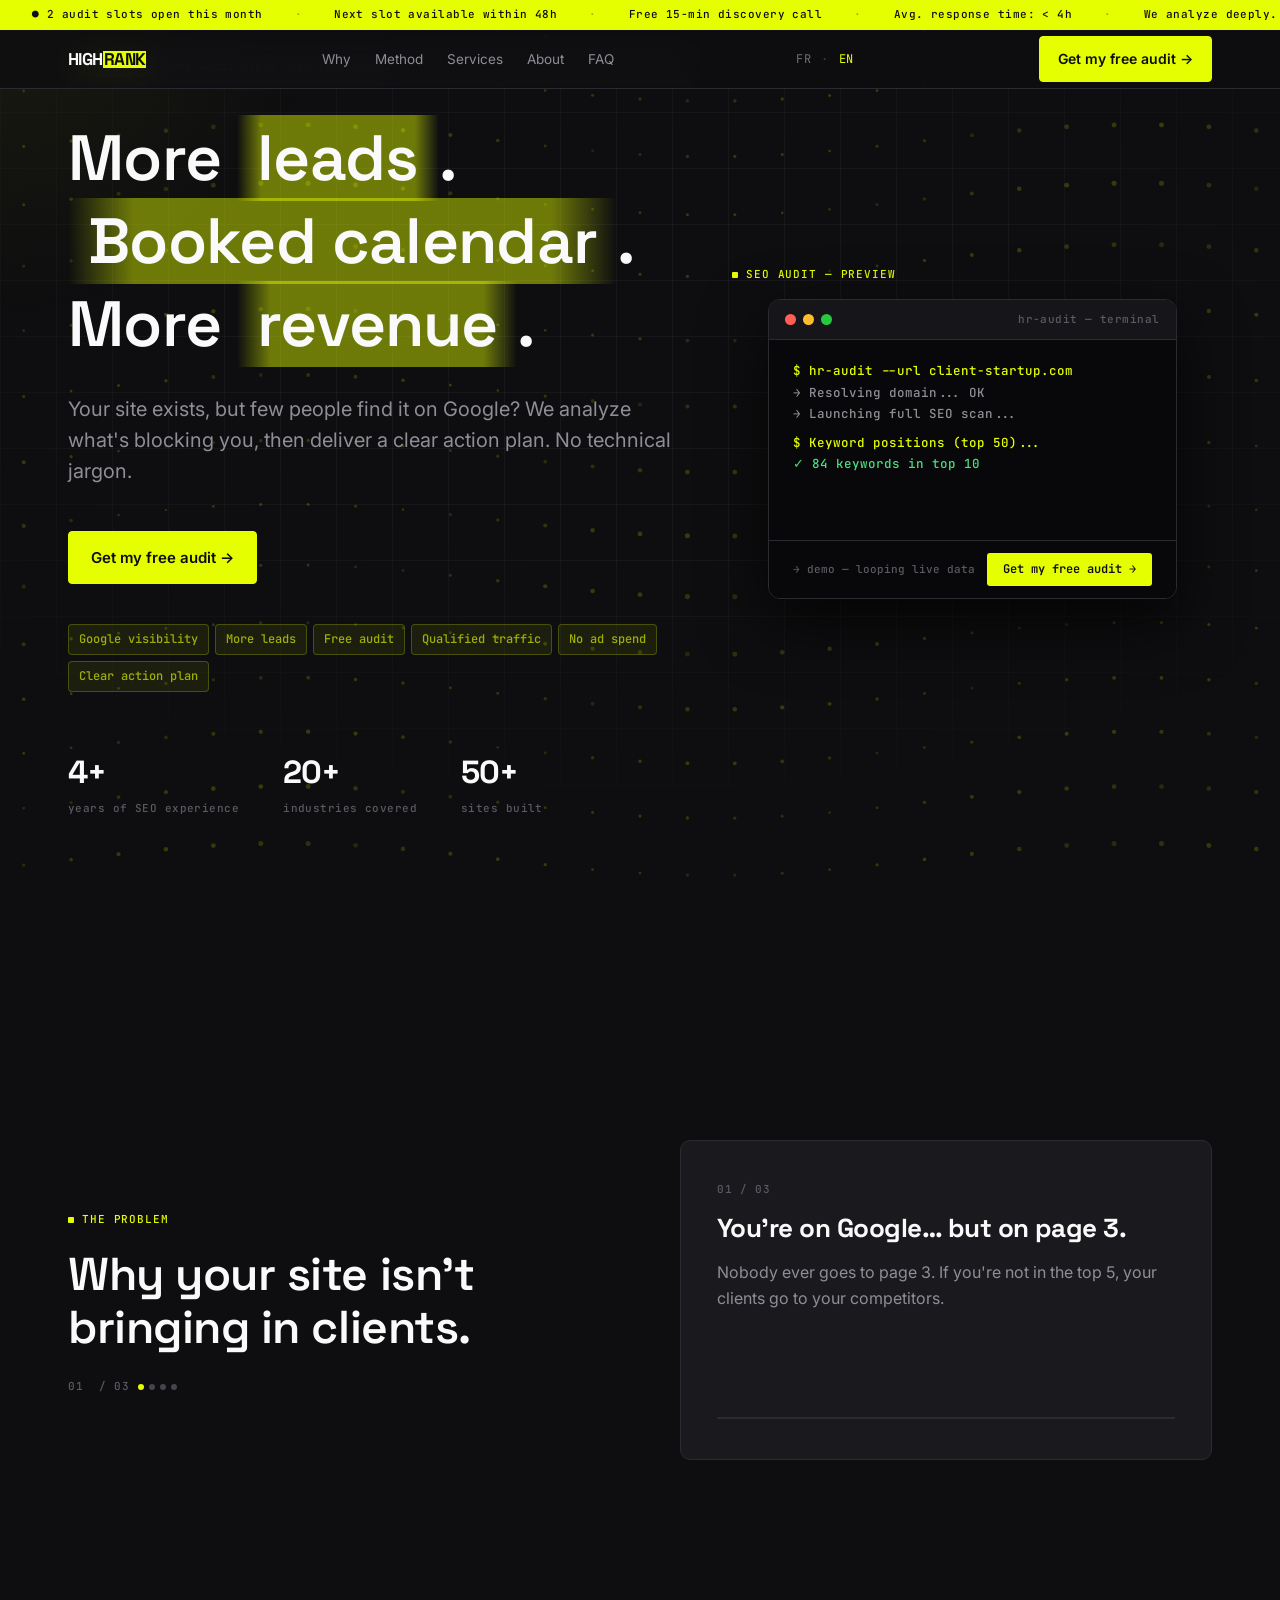
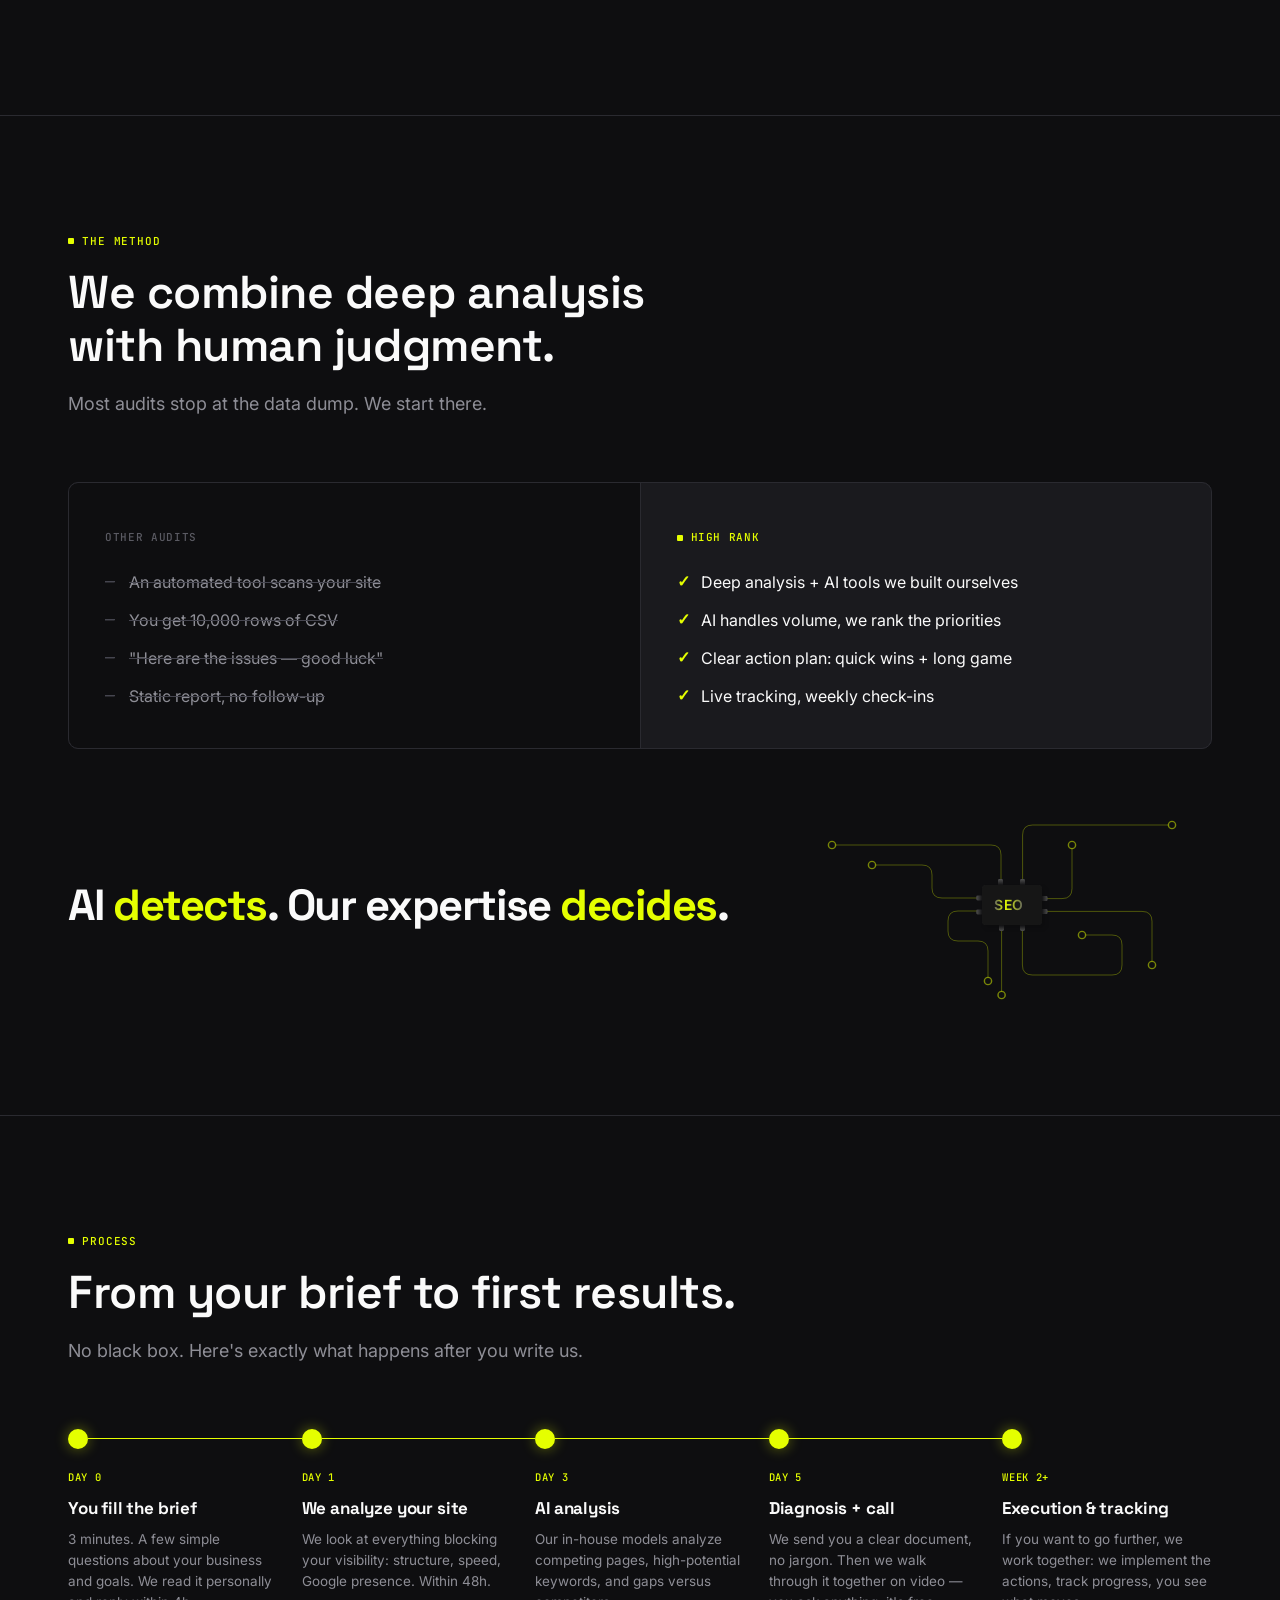
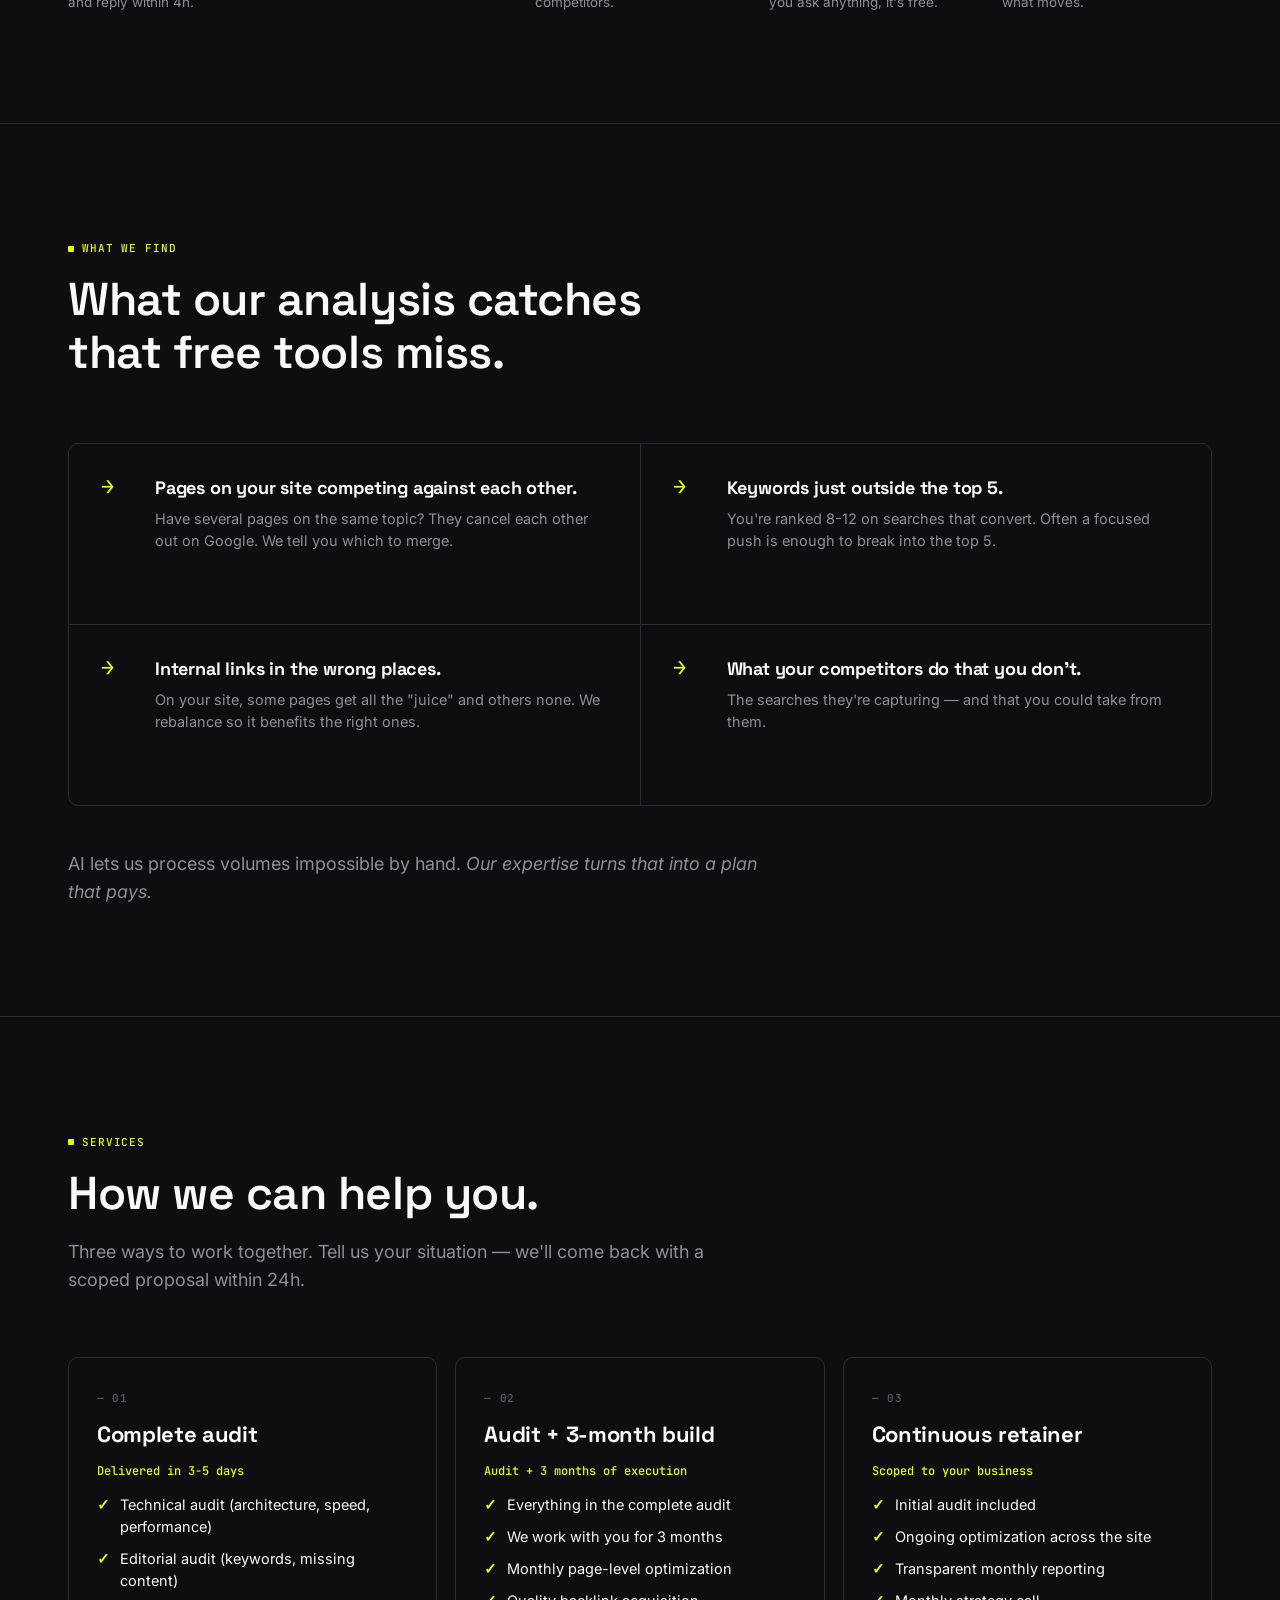
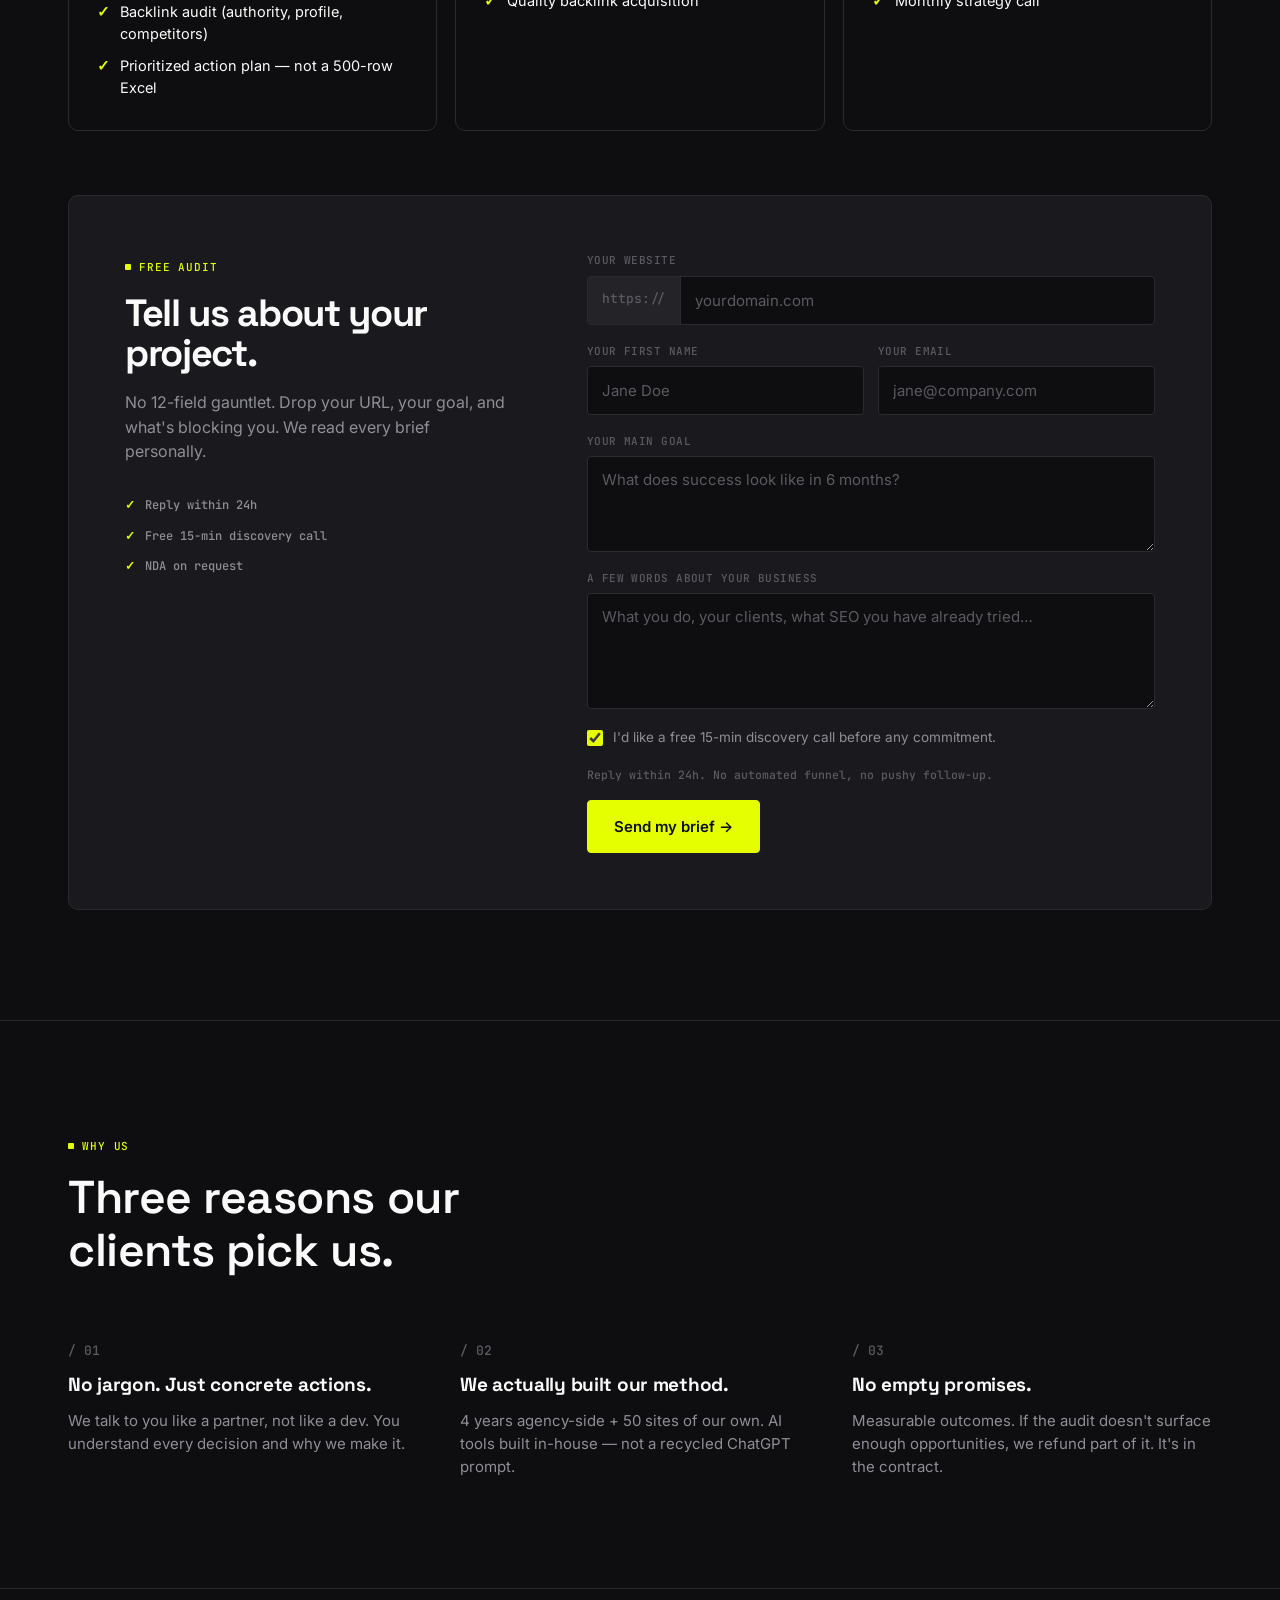
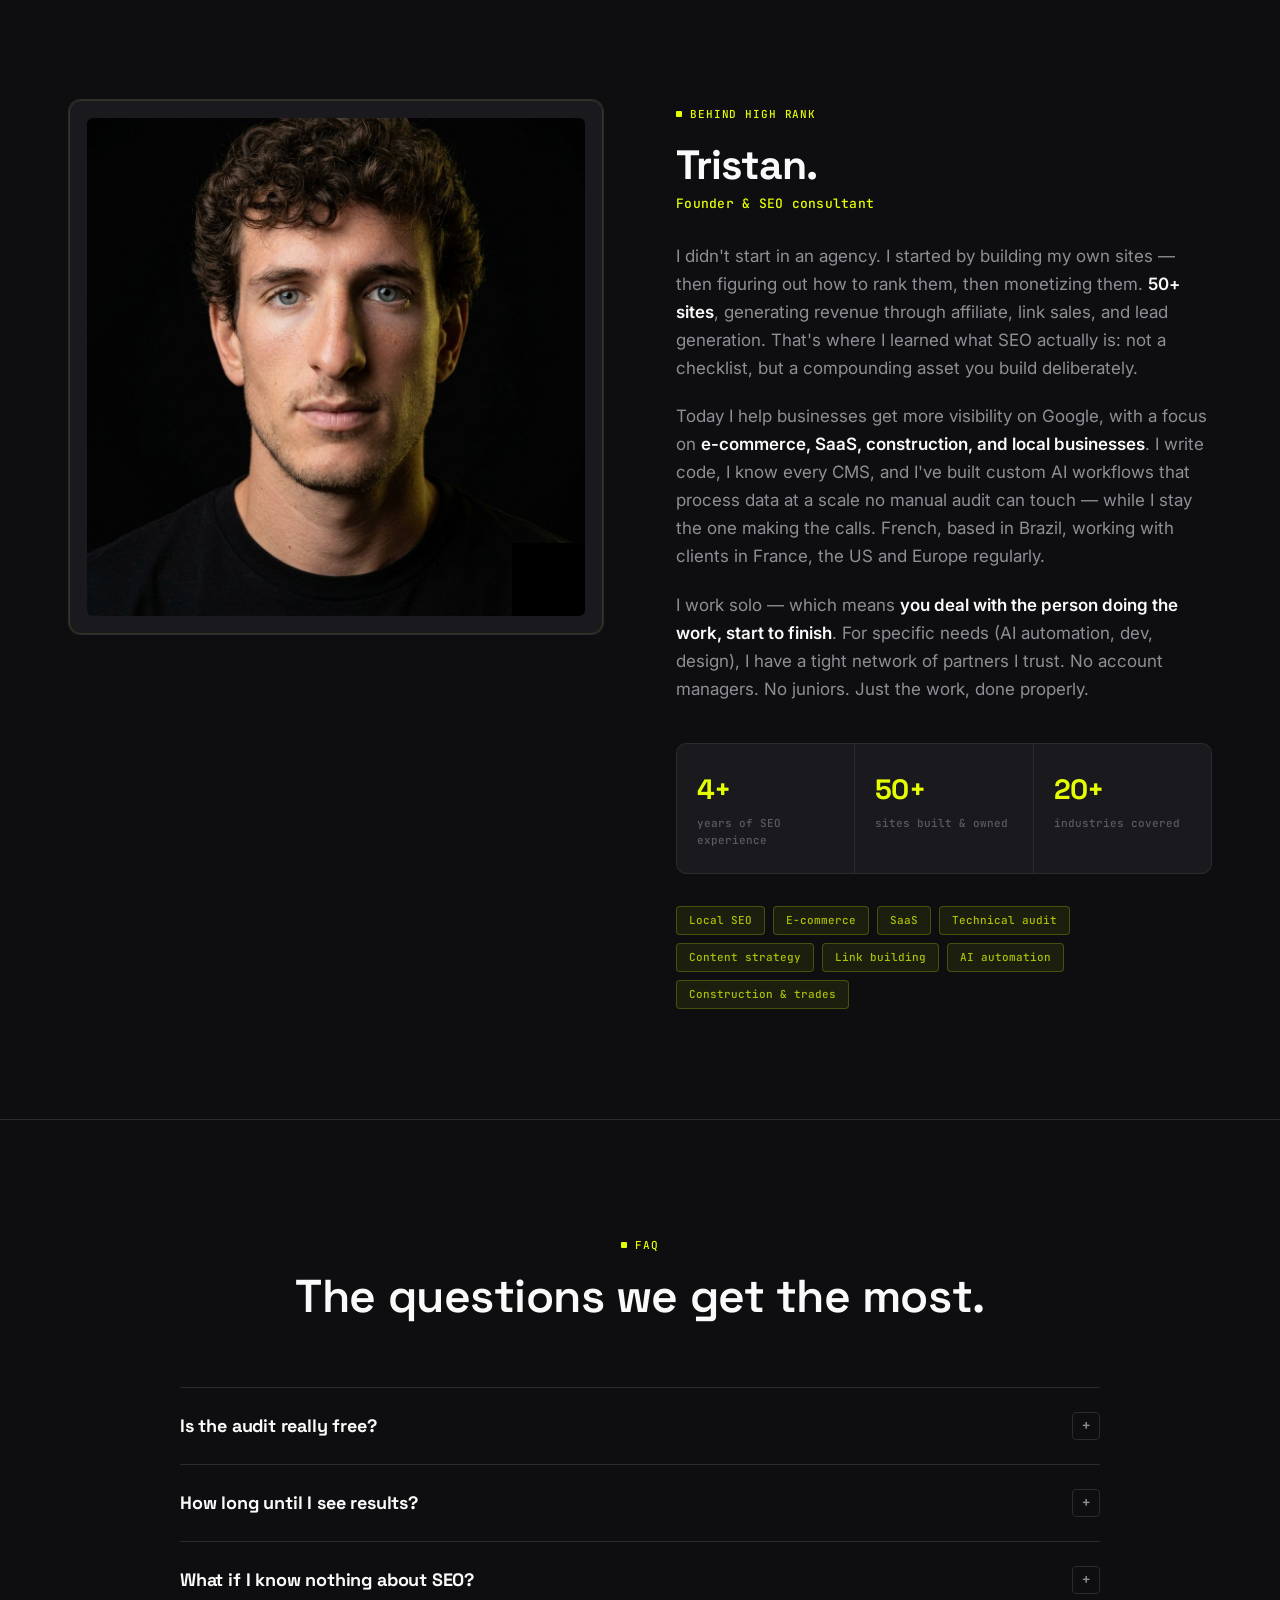
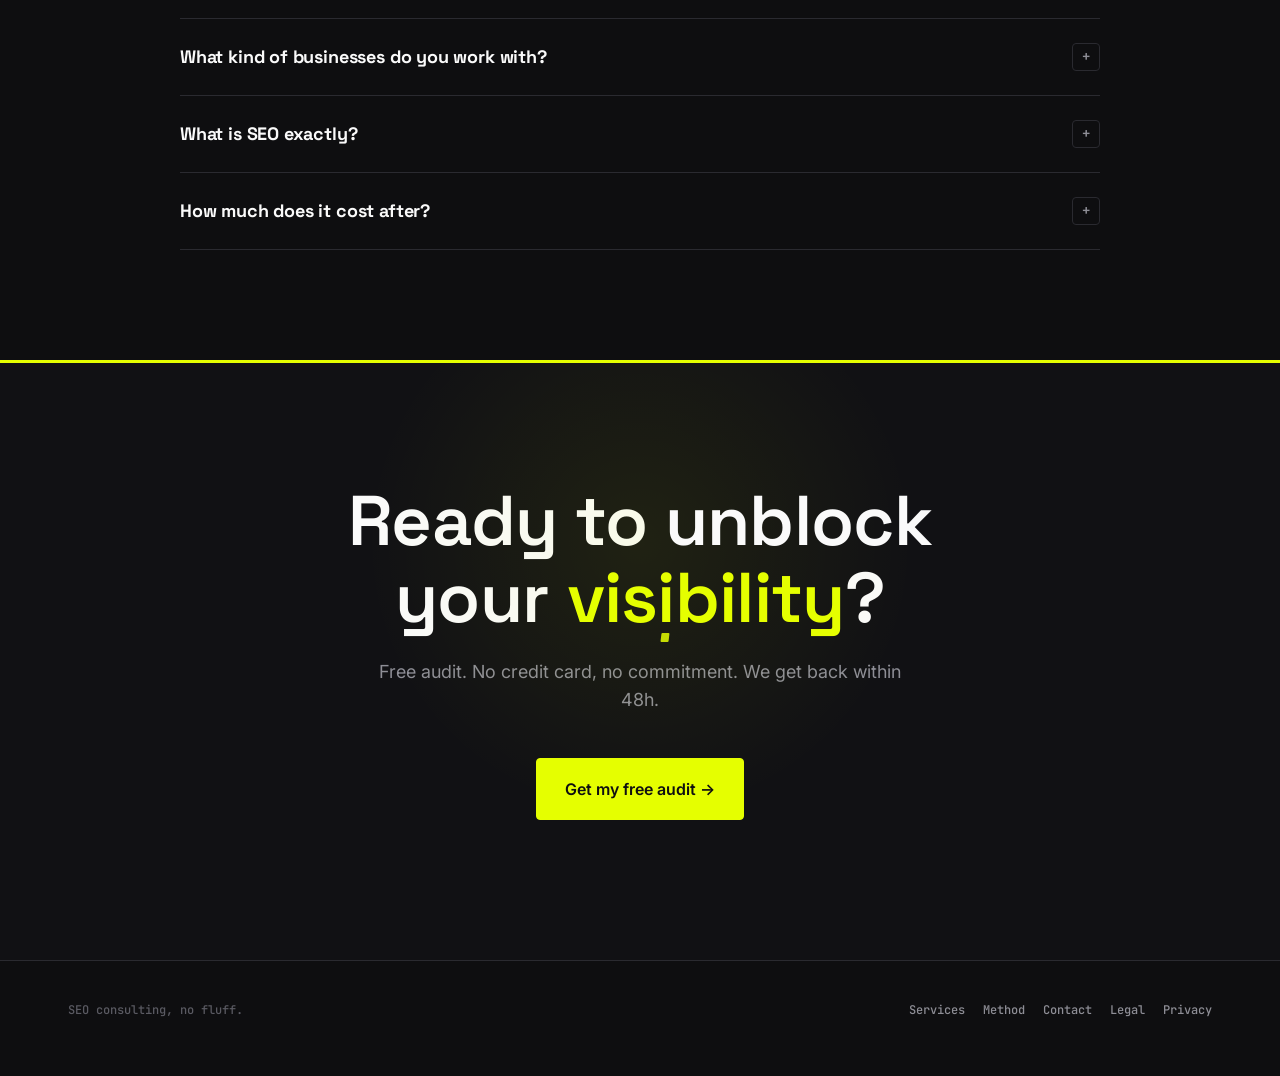
<file: index.html>
<!doctype html>
<html lang="fr">
<head>
<meta charset="utf-8" />
<meta name="viewport" content="width=device-width, initial-scale=1" />
<title data-i18n="meta.title">HIGH RANK — Plus de clients via Google, sans payer de pub</title>
<meta name="description" data-i18n-attr="content:meta.description" content="On vous aide à attirer plus de clients depuis Google. Diagnostic gratuit, plan d'action clair, sans jargon technique." />
<!-- OG -->
<meta property="og:type" content="website" />
<meta property="og:url" content="https://high-rank.io/" />
<meta property="og:title" content="HIGH RANK — Plus de clients via Google" />
<meta property="og:description" content="On vous aide à attirer plus de clients depuis Google. Diagnostic gratuit, plan d'action clair, sans jargon." />
<meta property="og:image" content="https://high-rank.io/og.png" />
<meta name="twitter:card" content="summary_large_image" />
<meta name="twitter:title" content="HIGH RANK — Plus de clients via Google" />
<meta name="twitter:description" content="Diagnostic gratuit. Plan d'action clair. Sans jargon." />
<!-- Favicon -->
<link rel="icon" href="data:image/svg+xml,<svg xmlns='http://www.w3.org/2000/svg' viewBox='0 0 32 32'><rect width='32' height='32' rx='4' fill='%23E5FF00'/><text x='50%25' y='54%25' dominant-baseline='middle' text-anchor='middle' font-family='system-ui,sans-serif' font-weight='800' font-size='13' fill='%230E0E10'>HR</text></svg>" />
<link rel="preconnect" href="https://fonts.googleapis.com" />
<link rel="preconnect" href="https://fonts.gstatic.com" crossorigin />
<link href="https://fonts.googleapis.com/css2?family=Space+Grotesk:wght@400;500;600;700&family=Inter:wght@400;500;600;700&family=JetBrains+Mono:wght@400;500;600&display=swap" rel="stylesheet" />
<style>
/* ── Reset ── */
*, *::before, *::after { box-sizing: border-box; margin: 0; padding: 0; }
html { scroll-behavior: smooth; }
body { overflow-x: hidden; }

/* ── Tokens ── */
:root {
  --bg: #0E0E10; --bg-elev: #1A1A1E; --bg-elev2: #232328;
  --bg-invert: #FFFFFF;
  --text-on-invert: #0E0E10; --text-on-invert-mute: #5A5A62;
  --border: #2A2A30; --border-strong: #45454F;
  --text: #FAFAFA; --text-mute: #8E8E96; --text-faint: #5A5A62;
  --accent: #E5FF00; --accent-text: #0E0E10; --accent-soft: rgba(229,255,0,.16);
  --f-sans: 'Inter', ui-sans-serif, system-ui, sans-serif;
  --f-display: 'Space Grotesk', ui-sans-serif, system-ui, sans-serif;
  --f-mono: 'JetBrains Mono', ui-monospace, monospace;
  --radius: 4px; --radius-lg: 10px;
  color-scheme: dark;
}

/* ── Base ── */
body { font-family: var(--f-sans); background: var(--bg); color: var(--text); font-size: 16px; line-height: 1.55; -webkit-font-smoothing: antialiased; }
a { color: inherit; text-decoration: none; }
button { font: inherit; cursor: pointer; border: 0; background: none; color: inherit; }
.brand, h1, h2, h3, h4 { font-family: var(--f-display); font-weight: 600; }
.wrap { max-width: 1200px; margin: 0 auto; padding: 0 28px; }

/* ── Mouse glow ── */
#mouse-glow {
  position: fixed; width: 700px; height: 700px;
  border-radius: 50%; pointer-events: none; z-index: 0;
  background: radial-gradient(circle at center, rgba(229,255,0,.055) 0%, transparent 65%);
  transform: translate3d(-9999px, -9999px, 0);
  will-change: transform;
  transition: opacity .3s;
}

/* ── Progress bar ── */
#progress-bar { position: fixed; top: 0; left: 0; height: 2px; width: 0%; background: var(--accent); z-index: 1000; }

/* ── Ticker ── */
.ticker-wrap {
  position: fixed; top: 0; left: 0; right: 0; z-index: 300;
  height: 30px; background: var(--accent); overflow: hidden;
  display: flex; align-items: center;
}
.ticker-track {
  display: flex; align-items: center; gap: 0;
  white-space: nowrap;
  animation: ticker-scroll 22s linear infinite;
}
.ticker-track span {
  font-family: var(--f-mono); font-size: 11px; font-weight: 500;
  color: var(--accent-text); letter-spacing: .04em;
  padding: 0 32px;
}
.ticker-track .sep { padding: 0; color: rgba(0,0,0,.3); }
@keyframes ticker-scroll {
  from { transform: translateX(0); }
  to   { transform: translateX(-50%); }
}

/* ── Canvas ── */
#bg-canvas { position: fixed; inset: 0; z-index: 0; pointer-events: none; }

/* ── Eyebrow ── */
.eyebrow {
  font-family: var(--f-mono); font-size: 11px; font-weight: 500;
  letter-spacing: .08em; text-transform: uppercase;
  color: var(--accent); display: inline-flex; align-items: center; gap: 8px;
}
.eyebrow::before { content: ""; width: 6px; height: 6px; background: var(--accent); border-radius: 1px; }

/* ── Nav ── */
.nav {
  position: fixed; top: 30px; left: 0; right: 0; z-index: 200;
  background: color-mix(in srgb, var(--bg) 82%, transparent);
  backdrop-filter: blur(16px) saturate(140%);
  -webkit-backdrop-filter: blur(16px) saturate(140%);
  border-bottom: 1px solid var(--border);
}
.nav-inner { display: flex; align-items: center; justify-content: space-between; height: 58px; }
.brand {
  display: inline-flex; align-items: baseline; gap: 0;
  font-family: 'Space Grotesk', ui-sans-serif, system-ui, sans-serif; font-weight: 800;
  font-size: 17px; letter-spacing: -0.04em; line-height: 1; color: var(--text);
}
.brand .brand-hl {
  background: var(--accent); color: var(--accent-text);
  padding: 0 0.06em; margin-left: 0.04em;
}
.nav-links { display: flex; gap: 2px; }
.nav-link { font-size: 13.5px; color: var(--text-mute); padding: 7px 11px; border-radius: var(--radius); transition: color .15s, background .15s; }
.nav-link:hover { color: var(--text); background: var(--bg-elev); }
@media (max-width: 700px) { .nav-links { display: none; } }

/* ── Buttons ── */
.btn {
  display: inline-flex; align-items: center; gap: 8px;
  padding: 11px 18px; font-size: 14px; font-weight: 600;
  border-radius: var(--radius); border: 1px solid transparent;
  transition: transform .1s, box-shadow .15s, background .15s, border-color .15s;
  white-space: nowrap;
}
.btn:active { transform: translateY(1px); }
.btn-primary { background: var(--accent); color: var(--accent-text); border-color: var(--accent); }
.btn-primary:hover { box-shadow: 0 0 0 4px var(--accent-soft); }
.btn-ghost { background: transparent; color: var(--text); border-color: var(--border-strong); }
.btn-ghost:hover { background: var(--bg-elev); border-color: var(--text-mute); }
.btn-lg { padding: 14px 22px; font-size: 15px; }
.btn-xl { padding: 18px 28px; font-size: 16px; }

/* ── Hero ── */
.hero {
  position: relative; z-index: 1;
  min-height: calc(100vh - 88px);
  display: flex; align-items: center;
  padding: 48px 0 48px;
}
.hero-inner {
  display: grid; grid-template-columns: 1.3fr 1fr; gap: 40px; align-items: center; width: 100%;
}
.hero-left { display: flex; flex-direction: column; }
.hero-right { display: flex; flex-direction: column; }
@media (max-width: 960px) {
  .hero-inner { grid-template-columns: 1fr; }
  .hero-right { display: none; }
}
.hero-grid {
  position: absolute; inset: 0; pointer-events: none;
  background-image: linear-gradient(to right, rgba(255,255,255,.04) 1px, transparent 1px), linear-gradient(to bottom, rgba(255,255,255,.04) 1px, transparent 1px);
  background-size: 56px 56px;
  mask-image: radial-gradient(ellipse 80% 60% at 50% 40%, black 40%, transparent 100%);
  animation: grid-pan 28s linear infinite;
}
@keyframes grid-pan { from { background-position: 0 0,0 0; } to { background-position: 56px 56px,56px 56px; } }
.hero-pill {
  display: inline-flex; align-items: center; gap: 10px;
  padding: 6px 12px 6px 6px; border: 1px solid var(--border);
  background: var(--bg-elev); border-radius: 4px;
  font-family: var(--f-mono); font-size: 12px; font-weight: 500;
  color: var(--text-mute); margin-bottom: 32px;
}
.hero-pill-tag { padding: 2px 8px; background: var(--accent-soft); color: var(--accent); border-radius: 2px; font-weight: 500; }

/* Typing word */
.hero h1 {
  font-size: clamp(36px, 5vw, 64px);
  line-height: 1.1; letter-spacing: -.01em; font-weight: 600;
  max-width: 22ch; margin-bottom: 28px; text-wrap: balance;
}
.hero h1 em {
  font-style: normal;
  background: linear-gradient(to right, transparent 0%, rgba(229,255,0,.45) 12%, rgba(229,255,0,.45) 88%, transparent 100%);
  color: var(--text);
  padding: 2px 20px;
  display: inline;
  line-height: 1.3;
  animation: em-glow 4s ease-in-out infinite;
}
@keyframes em-glow { 0%,100%{box-shadow:none} 50%{box-shadow:0 0 36px 10px rgba(229,255,0,.2)} }
.hero-sub { font-size: clamp(17px, 1.6vw, 20px); color: var(--text-mute); max-width: 54ch; margin-bottom: 44px; line-height: 1.55; }
.hero-ctas { display: flex; gap: 12px; flex-wrap: wrap; }
.kw-row { display: flex; flex-wrap: wrap; gap: 6px; margin-top: 40px; max-width: 680px; }
.kw { font-family: var(--f-mono); font-size: 12px; font-weight: 500; padding: 5px 10px; background: rgba(229,255,0,.07); border: 1px solid rgba(229,255,0,.22); color: rgba(229,255,0,.65); border-radius: 4px; transition: background .15s, border-color .15s, color .15s; cursor: default; }
.kw:hover { background: rgba(229,255,0,.13); border-color: rgba(229,255,0,.45); color: var(--accent); }
.hero-meta { display: flex; gap: 44px; margin-top: 56px; flex-wrap: wrap; }
.hero-meta-item { display: flex; flex-direction: column; gap: 3px; }
.hero-meta-item b { font-family: var(--f-display); font-size: 32px; font-weight: 800; letter-spacing: -.03em; color: var(--text); }
.hero-meta-item span { font-family: var(--f-mono); font-size: 11px; font-weight: 500; color: var(--text-faint); letter-spacing: .04em; }
.scroll-cue {
  position: absolute; bottom: 36px; left: 50%; transform: translateX(-50%);
  display: flex; flex-direction: column; align-items: center; gap: 8px;
  font-family: var(--f-mono); font-size: 10px; font-weight: 500; letter-spacing: .1em; text-transform: uppercase;
  color: var(--text-faint); animation: cue-fade 2.5s ease-in-out infinite;
}
.scroll-cue-arrow { width: 1px; height: 40px; background: linear-gradient(to bottom, var(--border-strong), transparent); animation: cue-drop 2.5s ease-in-out infinite; }
@keyframes cue-fade { 0%,100%{opacity:.35} 50%{opacity:1} }
@keyframes cue-drop { 0%{transform:scaleY(0);transform-origin:top} 60%,100%{transform:scaleY(1);transform-origin:top} }


/* ── Problem chapter ── */
.chapter { position: relative; }
.chapter-sticky { position: sticky; top: 30px; height: calc(100vh - 30px); display: flex; align-items: center; justify-content: center; overflow: hidden; z-index: 1; }
.problem-chapter { height: 450vh; }
.problem-sticky { width: 100%; padding: 0 28px; display: grid; grid-template-columns: 1fr 1fr; gap: 80px; align-items: center; max-width: 1200px; margin: 0 auto; }
.problem-left { position: relative; }
.problem-h2 { font-size: clamp(28px, 3.6vw, 48px); line-height: 1.15; letter-spacing: -.01em; font-weight: 600; margin-bottom: 24px; }
.problem-counter { font-family: var(--f-mono); font-size: 11px; font-weight: 500; color: var(--text-faint); letter-spacing: .06em; display: flex; gap: 8px; align-items: center; }
.problem-counter-dots { display: flex; gap: 5px; }
.problem-counter-dot { width: 6px; height: 6px; border-radius: 50%; background: var(--border-strong); transition: background .3s; }
.problem-counter-dot.active { background: var(--accent); }
.problem-cards-wrap { position: relative; height: 320px; }
.prob-card { position: absolute; inset: 0; background: var(--bg-elev); border: 1px solid var(--border); border-radius: var(--radius-lg); padding: 40px 36px; display: flex; flex-direction: column; gap: 16px; opacity: 0; transform: translateY(48px); transition: opacity .55s cubic-bezier(0.16,1,0.3,1), transform .55s cubic-bezier(0.16,1,0.3,1); pointer-events: none; }
.prob-card.active { opacity: 1; transform: translateY(0); pointer-events: auto; }
.prob-card.past { opacity: 0; transform: translateY(-48px); }
.prob-card-num { font-family: var(--f-mono); font-size: 11px; font-weight: 500; color: var(--text-faint); letter-spacing: .06em; }
.prob-card h3 { font-size: 26px; font-weight: 800; letter-spacing: -.02em; line-height: 1.15; }
.prob-card p { color: var(--text-mute); font-size: 16px; line-height: 1.6; }
.prob-card-bar { height: 2px; background: var(--border); border-radius: 1px; margin-top: auto; overflow: hidden; }
.prob-card-bar-fill { height: 100%; background: var(--accent); width: 0%; transition: width .1s linear; border-radius: 1px; }
.problem-conclusion-card { background: transparent; border-color: var(--accent); }
.problem-conclusion-card h3 em { font-style: normal; background: var(--accent); color: var(--accent-text); padding: 0 10px; }
@media (max-width: 900px) { .problem-sticky { grid-template-columns: 1fr; gap: 28px; } .problem-left { text-align:center; display:flex; flex-direction:column; align-items:center; } .problem-cards-wrap { width:100%; height:380px; } }

/* ── Sections ── */
.section { padding: 110px 0; border-top: 1px solid var(--border); position: relative; z-index: 1; }
.section-head { margin-bottom: 64px; max-width: 720px; }
.section-head .eyebrow { margin-bottom: 16px; }
.section-head h2 { font-size: clamp(28px, 3.6vw, 48px); line-height: 1.15; letter-spacing: -.01em; font-weight: 600; text-wrap: balance; }
.section-head p { margin-top: 18px; font-size: 18px; color: var(--text-mute); max-width: 60ch; line-height: 1.55; }

/* ── Process timeline ── */
.timeline { display: flex; gap: 0; margin-top: 64px; position: relative; }
.tl-step { flex: 1; padding-right: 24px; position: relative; }
.tl-step:last-child { padding-right: 0; }
/* connecting line */
.tl-connector { position: absolute; top: 9px; left: 20px; right: 0; height: 1px; background: var(--border); z-index: 0; transition: background .4s; }
.tl-step:last-child .tl-connector { display: none; }
.tl-step.lit .tl-connector { background: var(--accent); }
.tl-dot { width: 20px; height: 20px; border-radius: 50%; border: 2px solid var(--border-strong); background: var(--bg); position: relative; z-index: 1; margin-bottom: 20px; transition: border-color .4s, background .4s, box-shadow .4s; }
.tl-step.lit .tl-dot { border-color: var(--accent); background: var(--accent); box-shadow: 0 0 14px rgba(229,255,0,.4); }
.tl-day { font-family: var(--f-mono); font-size: 10.5px; font-weight: 500; color: var(--text-faint); letter-spacing: .06em; text-transform: uppercase; margin-bottom: 10px; transition: color .4s; }
.tl-step.lit .tl-day { color: var(--accent); }
.tl-step h3 { font-size: 17px; font-weight: 800; letter-spacing: -.01em; margin-bottom: 8px; }
.tl-step p { font-size: 13.5px; color: var(--text-mute); line-height: 1.55; }
@media (max-width: 800px) {
  .timeline { flex-direction: column; gap: 32px; }
  .tl-step { padding-right: 0; padding-left: 36px; }
  .tl-dot { position: absolute; left: 0; top: 0; margin-bottom: 0; }
  .tl-connector { top: 20px; left: 9px; width: 1px; height: calc(100% + 32px); right: auto; }
}

/* ── Audit terminal ── */
.terminal {
  background: #08080A; border: 1px solid var(--border);
  border-radius: 12px; overflow: hidden;
  font-family: var(--f-mono); max-width: 820px; margin: 0 auto;
  box-shadow: 0 32px 80px rgba(0,0,0,.6);
}
.terminal-bar {
  background: #16161A; padding: 11px 16px;
  display: flex; align-items: center; gap: 7px;
  border-bottom: 1px solid var(--border);
}
.t-dot { width: 11px; height: 11px; border-radius: 50%; }
.t-dot:nth-child(1) { background: #FF5F57; }
.t-dot:nth-child(2) { background: #FFBC2E; }
.t-dot:nth-child(3) { background: #28C840; }
.t-title { font-size: 11px; font-weight: 500; color: var(--text-faint); margin-left: auto; letter-spacing: .04em; }
.terminal-body {
  padding: 20px 24px; min-height: 320px; max-height: 480px;
  overflow-y: auto;
  scrollbar-width: thin; scrollbar-color: var(--border) transparent;
}
.t-line { font-size: 12.5px; font-weight: 500; line-height: 1.7; display: flex; gap: 10px; }
.t-line.cmd  { color: var(--accent); }
.t-line.info { color: var(--text-mute); }
.t-line.ok   { color: #4ADE80; }
.t-line.warn { color: #F59E0B; }
.t-line.score { font-family: var(--f-display); color: var(--accent); font-size: 15px; font-weight: 800; }
.t-line.error { color: #F87171; }
.t-line.result { color: var(--text); }
.t-line.dim  { color: var(--text-faint); }
.t-line.empty { height: 8px; }
.terminal-input-row {
  display: flex; align-items: center; gap: 12px;
  padding: 12px 24px; border-top: 1px solid var(--border);
  background: #08080A;
}
.t-prompt { color: var(--accent); font-size: 13px; font-weight: 500; white-space: nowrap; flex-shrink: 0; }
.t-input {
  flex: 1; background: transparent; border: none; outline: none;
  color: var(--text); font-family: var(--f-mono); font-size: 13px; font-weight: 500;
  caret-color: var(--accent);
}
.t-input::placeholder { color: var(--text-faint); }
.t-run {
  background: var(--accent); color: var(--accent-text);
  font-family: var(--f-mono); font-size: 12px; font-weight: 500;
  padding: 6px 16px; border-radius: 3px; border: none; cursor: pointer;
  transition: box-shadow .15s;
  flex-shrink: 0;
}
.t-run:hover { box-shadow: 0 0 0 3px var(--accent-soft); }
.t-cursor { display: inline-block; width: 7px; height: 13px; background: var(--accent); vertical-align: middle; animation: blink .9s step-end infinite; }
@keyframes blink { 0%,100%{opacity:1} 50%{opacity:0} }

/* ── Compare ── */
.compare { display: grid; grid-template-columns: 1fr 1fr; gap: 1px; background: var(--border); border: 1px solid var(--border); border-radius: var(--radius-lg); overflow: hidden; }
.compare-col { background: var(--bg); padding: 40px 36px; }
.compare-col.us { background: var(--bg-elev); }
.compare-label { display: inline-flex; align-items: center; gap: 8px; font-family: var(--f-mono); font-size: 11px; font-weight: 500; letter-spacing: .06em; text-transform: uppercase; color: var(--text-faint); margin-bottom: 24px; }
.compare-col.us .compare-label { color: var(--accent); }
.compare-col.us .compare-label::before { content:""; width:6px; height:6px; background:var(--accent); border-radius:1px; }
.compare-list { display: flex; flex-direction: column; gap: 14px; list-style: none; }
.compare-list li { display: flex; align-items: flex-start; gap: 12px; font-size: 16px; color: var(--text); line-height: 1.5; }
.compare-col:not(.us) .compare-list li { color: var(--text-mute); text-decoration: line-through; text-decoration-color: var(--border-strong); text-decoration-thickness: 1px; }
.compare-list li::before { content:"—"; font-family: var(--f-mono); color: var(--text-faint); flex-shrink: 0; width: 12px; }
.compare-col.us .compare-list li::before { content:"✓"; color: var(--accent); font-weight: 700; }
.compare-tagline { margin-top: 56px; text-align: center; font-family: var(--f-display); font-size: clamp(28px, 3.4vw, 44px); line-height: 1.15; letter-spacing: -.035em; font-weight: 800; }
.compare-tagline em { font-style: normal; color: var(--accent); }
@media (max-width: 900px) { .compare { grid-template-columns: 1fr; } }

/* ── Diff ── */
.diff-grid { display: grid; grid-template-columns: repeat(2, 1fr); gap: 1px; background: var(--border); border: 1px solid var(--border); border-radius: var(--radius-lg); overflow: hidden; }
.diff-cell { background: var(--bg); padding: 32px; display: grid; grid-template-columns: 36px 1fr; gap: 18px; min-height: 180px; }
.diff-arrow { font-family: var(--f-mono); font-size: 22px; color: var(--accent); font-weight: 500; line-height: 1; }
.diff-cell h3 { font-size: 18px; font-weight: 800; margin-bottom: 8px; letter-spacing: -.01em; line-height: 1.3; }
.diff-cell p { color: var(--text-mute); font-size: 14.5px; line-height: 1.55; }
.diff-conclusion { margin-top: 44px; font-size: 18px; color: var(--text-mute); max-width: 64ch; line-height: 1.55; }
@media (max-width: 800px) { .diff-grid { grid-template-columns: 1fr; } }

/* ── Services ── */
.service-tiles { display: grid; grid-template-columns: repeat(3, 1fr); gap: 18px; margin-bottom: 64px; }
.service-tile { background: var(--bg); border: 1px solid var(--border); border-radius: var(--radius-lg); padding: 32px 28px; display: flex; flex-direction: column; gap: 14px; transition: border-color .15s, transform .25s cubic-bezier(0.16,1,0.3,1); }
.service-tile:hover { border-color: var(--accent); transform: translateY(-5px); }
.service-tile-num { font-family: var(--f-mono); font-size: 11px; font-weight: 500; color: var(--text-faint); letter-spacing: .06em; }
.service-tile h3 { font-size: 22px; font-weight: 800; letter-spacing: -.015em; line-height: 1.2; }
.service-tile-note { font-family: var(--f-mono); font-size: 12px; font-weight: 500; color: var(--accent); }
.service-tile-bullets { list-style: none; display: flex; flex-direction: column; gap: 10px; flex: 1; }
.service-tile-bullets li { display: flex; align-items: flex-start; gap: 10px; font-size: 14.5px; color: var(--text); line-height: 1.5; }
.service-tile-bullets li::before { content:"✓"; color: var(--accent); font-weight: 700; font-family: var(--f-mono); flex-shrink: 0; }
@media (max-width: 1000px) { .service-tiles { grid-template-columns: 1fr; } }

/* ── Brief form ── */
.brief { background: var(--bg-elev); border: 1px solid var(--border); border-radius: var(--radius-lg); padding: 56px; display: grid; grid-template-columns: 1fr 1.4fr; gap: 56px; align-items: start; }
.brief-head h2 { font-size: clamp(26px, 3vw, 38px); line-height: 1.05; letter-spacing: -.035em; font-weight: 800; margin-bottom: 16px; }
.brief-head p { color: var(--text-mute); font-size: 16px; line-height: 1.55; max-width: 38ch; }
.brief-head .eyebrow { margin-bottom: 18px; }
.brief-head-meta { margin-top: 32px; display: flex; flex-direction: column; gap: 12px; font-family: var(--f-mono); font-size: 12px; font-weight: 500; color: var(--text-mute); }
.brief-head-meta div { display: flex; align-items: center; gap: 10px; }
.brief-head-meta div::before { content:"✓"; color: var(--accent); font-weight: 700; }
.brief-form { display: flex; flex-direction: column; gap: 18px; }
.brief-row { display: grid; grid-template-columns: 1fr 1fr; gap: 14px; }
.field { display: flex; flex-direction: column; gap: 6px; }
.field label { font-family: var(--f-mono); font-size: 11px; font-weight: 500; letter-spacing: .04em; text-transform: uppercase; color: var(--text-faint); }
.field input, .field textarea { font: inherit; font-size: 15px; font-family: var(--f-sans); background: var(--bg); color: var(--text); border: 1px solid var(--border); border-radius: var(--radius); padding: 12px 14px; outline: none; width: 100%; transition: border-color .15s, box-shadow .15s; }
.field input::placeholder, .field textarea::placeholder { color: var(--text-faint); }
.field input:focus, .field textarea:focus { border-color: var(--accent); box-shadow: 0 0 0 3px var(--accent-soft); }
.field textarea { resize: vertical; min-height: 96px; line-height: 1.5; }
.field-url-wrap { display: flex; align-items: stretch; border: 1px solid var(--border); border-radius: var(--radius); overflow: hidden; background: var(--bg); transition: border-color .15s, box-shadow .15s; }
.field-url-wrap:focus-within { border-color: var(--accent); box-shadow: 0 0 0 3px var(--accent-soft); }
.field-url-wrap span { font-family: var(--f-mono); font-size: 13px; font-weight: 500; color: var(--text-faint); padding: 12px 14px; background: var(--bg-elev2); border-right: 1px solid var(--border); white-space: nowrap; }
.field-url-wrap input { border: 0; border-radius: 0; box-shadow: none !important; flex: 1; padding-left: 14px; background: transparent; }
.consent { display: flex; align-items: center; gap: 10px; font-size: 13.5px; color: var(--text-mute); cursor: pointer; }
.consent input { width: 16px; height: 16px; accent-color: var(--accent); }
.brief-foot { display: flex; align-items: center; justify-content: space-between; gap: 16px; flex-wrap: wrap; }
.brief-foot .btn-primary { padding: 14px 26px; font-size: 15px; }
.brief-foot small { font-family: var(--f-mono); font-size: 11.5px; font-weight: 500; color: var(--text-faint); }
.brief-success { display: none; place-items: center; padding: 64px 32px; text-align: center; grid-column: 1/-1; }
.brief.sent .brief-success { display: grid; }
.brief.sent .brief-form-wrap { display: none; }
.brief-success h3 { font-family: var(--f-display); font-size: 28px; font-weight: 800; letter-spacing: -.02em; margin-bottom: 12px; }
.brief-success p { color: var(--text-mute); max-width: 40ch; line-height: 1.55; }
.brief-success-mark { width: 56px; height: 56px; display: grid; place-items: center; background: var(--accent); color: var(--accent-text); border-radius: 4px; margin-bottom: 20px; font-family: var(--f-mono); font-weight: 500; font-size: 24px; }
@media (max-width: 1000px) { .brief { grid-template-columns: 1fr; padding: 36px 24px; gap: 28px; } .brief-row { grid-template-columns: 1fr; } }

/* ── Reassure ── */
.reassure-grid { display: grid; grid-template-columns: repeat(3, 1fr); gap: 32px; }
.reassure-cell { display: flex; flex-direction: column; gap: 12px; }
.reassure-num { font-family: var(--f-mono); font-size: 13px; font-weight: 500; color: var(--text-faint); }
.reassure-cell h4 { font-size: 19px; font-weight: 800; letter-spacing: -.015em; line-height: 1.25; }
.reassure-cell p { color: var(--text-mute); font-size: 15px; line-height: 1.55; }
@media (max-width: 800px) { .reassure-grid { grid-template-columns: 1fr; } }


/* ── About ── */
.about-grid { display: grid; grid-template-columns: 1fr 1fr; gap: 72px; align-items: start; }
.about-photo-wrap { position: sticky; top: 110px; }
.about-photo-ph {
  width: 100%; aspect-ratio: 1;
  background: var(--bg-elev); border: 1px solid var(--border); border-radius: 12px;
  overflow: hidden; position: relative;
  padding: 18px;
}
.about-photo-ph img { width: 100%; height: 100%; object-fit: cover; display: block; border-radius: 6px; }
.about-photo-ph::after { content:''; position:absolute; inset:0; border-radius:12px; box-shadow: inset 0 0 0 1px rgba(229,255,0,.12); pointer-events:none; }
.about-content h2 { font-size: clamp(28px, 3.2vw, 44px); line-height: 1.1; letter-spacing: -.025em; font-weight: 800; margin-bottom: 6px; }
.about-content .about-role { font-family: var(--f-mono); font-size: 13px; font-weight: 500; color: var(--accent); margin-bottom: 28px; letter-spacing: .02em; }
.about-content p { color: var(--text-mute); font-size: 17px; line-height: 1.65; margin-bottom: 20px; }
.about-content p strong { color: var(--text); font-weight: 600; }
.about-tags { display: flex; flex-wrap: wrap; gap: 8px; margin-top: 32px; }
.about-stats { display: grid; grid-template-columns: repeat(3, 1fr); gap: 1px; background: var(--border); border: 1px solid var(--border); border-radius: var(--radius-lg); overflow: hidden; margin-top: 40px; }
.about-stat { background: var(--bg-elev); padding: 24px 20px; display: flex; flex-direction: column; gap: 4px; }
.about-stat b { font-family: var(--f-display); font-size: 28px; font-weight: 800; color: var(--accent); letter-spacing: -.03em; }
.about-stat span { font-family: var(--f-mono); font-size: 11px; font-weight: 500; color: var(--text-faint); }
@media (max-width: 960px) { .about-grid { grid-template-columns: 1fr; gap: 40px; } .about-photo-wrap { position: static; max-width: 380px; } }
@media (max-width: 600px) { .about-stats { grid-template-columns: 1fr 1fr; } }

/* ── FAQ ── */
.faq-list { display: flex; flex-direction: column; max-width: 920px; margin: 0 auto; border-top: 1px solid var(--border); }
.faq-item { border-bottom: 1px solid var(--border); }
.faq-q { width: 100%; display: flex; align-items: center; justify-content: space-between; padding: 24px 0; text-align: left; font-family: var(--f-display); font-size: 18px; font-weight: 800; letter-spacing: -.01em; color: var(--text); gap: 24px; transition: color .15s; }
.faq-q:hover { color: var(--accent); }
.faq-toggle { width: 28px; height: 28px; display: grid; place-items: center; border: 1px solid var(--border); border-radius: 4px; font-family: var(--f-mono); font-size: 14px; font-weight: 500; flex-shrink: 0; transition: transform .2s, border-color .15s, color .15s; color: var(--text-mute); }
.faq-item.open .faq-toggle { transform: rotate(45deg); border-color: var(--accent); color: var(--accent); }
.faq-a { max-height: 0; overflow: hidden; transition: max-height .3s ease; }
.faq-item.open .faq-a { max-height: 400px; }
.faq-a-inner { padding: 0 0 24px; font-size: 16px; color: var(--text-mute); line-height: 1.6; max-width: 64ch; }

/* ── Final CTA ── */
.final-cta { text-align: center; padding: 120px 0 140px; background: #111114; color: var(--text); position: relative; z-index: 1; border-top: 3px solid var(--accent); overflow: hidden; }
.final-cta::before { content:''; position:absolute; top:-120px; left:50%; transform:translateX(-50%); width:600px; height:600px; border-radius:50%; background:radial-gradient(circle, rgba(229,255,0,.07) 0%, transparent 65%); pointer-events:none; }
.final-cta h2 { font-size: clamp(36px, 5.5vw, 72px); line-height: 1.1; letter-spacing: -.01em; font-weight: 600; text-wrap: balance; margin-bottom: 20px; max-width: 18ch; margin-inline: auto; }
.final-cta h2 em { font-style: normal; color: var(--accent); }
.final-cta p { font-size: 18px; color: var(--text-mute); margin-bottom: 44px; max-width: 50ch; margin-inline: auto; }
.final-cta-actions { display: flex; gap: 16px; justify-content: center; flex-wrap: wrap; }
.final-cta .btn-ghost { color: var(--text); border-color: var(--border-strong); }
.final-cta .btn-ghost:hover { background: var(--bg-elev); }

/* ── Title stroke (underline décalé) ── */
.hi {
  position: relative; display: inline;
}
.hi::after {
  content: ''; position: absolute;
  left: -4px; right: -4px; bottom: 1px;
  height: 9px; background: var(--accent);
  z-index: -1; border-radius: 1px;
  transform: skewX(-8deg) rotate(-1.2deg);
  opacity: .85;
}

/* ── Footer ── */
.footer { border-top: 1px solid var(--border); padding: 40px 0 56px; font-family: var(--f-mono); font-size: 12px; font-weight: 500; color: var(--text-faint); position: relative; z-index: 1; }
.footer-inner { display: flex; justify-content: space-between; align-items: center; flex-wrap: wrap; gap: 16px; }
.footer a { color: var(--text-mute); }
.footer a:hover { color: var(--text); }
.footer-links { display: flex; gap: 18px; }

/* ── Logo cloud ── */
.logo-cloud { padding: 22px 0 16px; border-top: 1px solid rgba(229,255,0,.15); overflow: hidden; position: relative; z-index: 1; background: rgba(229,255,0,.03); }
.logo-cloud-head { text-align: center; margin-bottom: 14px; }
.logo-cloud-overflow { overflow: hidden; -webkit-mask-image: linear-gradient(to right, transparent, black 10%, black 90%, transparent); mask-image: linear-gradient(to right, transparent, black 10%, black 90%, transparent); }
.logo-track { display: flex; min-width: max-content; align-items: center; gap: 38px; animation: logo-scroll 34s linear infinite; }
.logo-cloud-overflow:hover .logo-track { animation-play-state: paused; }
.logo-item { font-size: 13px; font-weight: 700; color: rgba(229,255,0,.55); letter-spacing: .04em; user-select: none; transition: color .2s; cursor: default; white-space: nowrap; }
.logo-item:hover { color: var(--accent); }
.logo-item.serif { font-family: Georgia, 'Times New Roman', serif; font-size: 14px; letter-spacing: -.01em; font-style: italic; font-weight: 600; }
.logo-item.mono { font-family: var(--f-mono); font-size: 11px; text-transform: uppercase; letter-spacing: .1em; font-weight: 500; }
.logo-item.lg { font-size: 15px; letter-spacing: -.03em; font-weight: 800; }
.logo-dot { width: 3px; height: 3px; border-radius: 50%; background: rgba(229,255,0,.25); flex-shrink: 0; }
@keyframes logo-scroll { from { transform: translateX(0); } to { transform: translateX(-50%); } }

/* ── SEO architecture diagram ── */
.cpu-architecture { offset-anchor: 10px 0px; animation: cpu-animation-path; animation-iteration-count: infinite; animation-timing-function: cubic-bezier(0.75,-0.01,0,0.99); }
.cpu-line-1 { offset-path: path("M 10 20 h 79.5 q 5 0 5 5 v 30"); animation-duration: 5s; animation-delay: 1s; }
.cpu-line-2 { offset-path: path("M 180 10 h -69.7 q -5 0 -5 5 v 40"); animation-delay: 6s; animation-duration: 2s; }
.cpu-line-3 { offset-path: path("M 130 20 v 21.8 q 0 5 -5 5 h -25"); animation-delay: 4s; animation-duration: 6s; }
.cpu-line-4 { offset-path: path("M 170 80 v -21.8 q 0 -5 -5 -5 h -65"); animation-delay: 3s; animation-duration: 3s; }
.cpu-line-5 { offset-path: path("M 135 65 h 15 q 5 0 5 5 v 10 q 0 5 -5 5 h -39.8 q -5 0 -5 -5 v -35"); animation-delay: 9s; animation-duration: 4s; }
.cpu-line-6 { offset-path: path("M 94.8 95 v -46"); animation-delay: 3s; animation-duration: 7s; }
.cpu-line-7 { offset-path: path("M 88 88 v -15 q 0 -5 -5 -5 h -10 q -5 0 -5 -5 v -5 q 0 -5 5 -5 h 28"); animation-delay: 4s; animation-duration: 4s; }
.cpu-line-8 { offset-path: path("M 30 30 h 25 q 5 0 5 5 v 6.5 q 0 5 5 5 h 35"); animation-delay: 3s; animation-duration: 3s; }
@keyframes cpu-animation-path { 0% { offset-distance: 0%; } 100% { offset-distance: 100%; } }

/* ── Compare + arch layout ── */
.compare-arch { display: grid; grid-template-columns: 1fr 400px; gap: 56px; align-items: center; margin-top: 56px; }
.compare-arch .compare-tagline { text-align: left; margin-top: 0; }
@media (max-width: 900px) { .compare-arch { grid-template-columns: 1fr; } .compare-arch .compare-tagline { text-align: center; } .compare-arch .arch-svg-wrap { display: none; } }

/* ── About tags (uniform brand style) ── */
.about-tag { font-family: var(--f-mono); font-size: 11px; font-weight: 500; padding: 5px 12px; background: rgba(229,255,0,.07); border: 1px solid rgba(229,255,0,.22); color: rgba(229,255,0,.72); border-radius: 4px; transition: background .15s, border-color .15s, color .15s; }
.about-tag:hover { background: rgba(229,255,0,.12); border-color: rgba(229,255,0,.4); color: var(--accent); }

/* ── Scroll reveals ── */
.reveal { opacity: 0; transform: translateY(28px); transition: opacity .7s cubic-bezier(0.16,1,0.3,1), transform .7s cubic-bezier(0.16,1,0.3,1); }
.reveal.in { opacity: 1; transform: none; }

/* ── Responsive ── */
@media (max-width: 600px) {
  .section { padding: 72px 0; }
  .hero { padding: 100px 0 60px; }
  .final-cta { padding: 80px 0 96px; }

}

/* ── Language switcher ── */
.lang-switcher {
  display: inline-flex;
  align-items: center;
  gap: 4px;
  font-family: var(--f-mono);
  font-size: 12px;
  letter-spacing: 0.05em;
  margin-right: 14px;
}
.lang-pill {
  background: none;
  border: none;
  color: rgba(255,255,255,.4);
  cursor: pointer;
  padding: 4px 6px;
  font-family: inherit;
  font-size: inherit;
  letter-spacing: inherit;
  transition: color 0.15s;
}
.lang-pill:hover { color: rgba(255,255,255,.85); }
.lang-pill.active { color: var(--accent); }
.lang-sep { color: rgba(255,255,255,.2); }
@media (max-width: 640px) {
  .lang-switcher { margin-right: 8px; font-size: 11px; }
  .lang-pill { padding: 4px 4px; }
}
</style>
</head>
<body>

<div id="mouse-glow"></div>
<div id="progress-bar"></div>
<canvas id="bg-canvas"></canvas>

<!-- ── Ticker ── -->
<div class="ticker-wrap" aria-hidden="true">
  <div class="ticker-track">
    <span data-i18n="ticker.s1">● 2 créneaux de diagnostic ouverts ce mois-ci</span><span class="sep">·</span>
    <span data-i18n="ticker.s2">Prochain créneau disponible sous 48h</span><span class="sep">·</span>
    <span data-i18n="ticker.s3">Call découverte gratuit de 15 min</span><span class="sep">·</span>
    <span data-i18n="ticker.s4">Réponse moyenne : &lt; 4h</span><span class="sep">·</span>
    <span data-i18n="ticker.s5">On analyse en profondeur. On décide ce qui compte.</span><span class="sep">·</span>
    <!-- duplicate for seamless loop -->
    <span data-i18n="ticker.s1">● 2 créneaux de diagnostic ouverts ce mois-ci</span><span class="sep">·</span>
    <span data-i18n="ticker.s2">Prochain créneau disponible sous 48h</span><span class="sep">·</span>
    <span data-i18n="ticker.s3">Call découverte gratuit de 15 min</span><span class="sep">·</span>
    <span data-i18n="ticker.s4">Réponse moyenne : &lt; 4h</span><span class="sep">·</span>
    <span data-i18n="ticker.s5">On analyse en profondeur. On décide ce qui compte.</span><span class="sep">·</span>
  </div>
</div>

<!-- ── Nav ── -->
<nav class="nav" id="nav">
  <div class="wrap nav-inner">
    <a href="#top" class="brand">HIGH<span class="brand-hl">RANK</span></a>
    <div class="nav-links">
      <a href="#problem" class="nav-link" data-i18n="nav.why">Pourquoi</a>
      <a href="#method" class="nav-link" data-i18n="nav.method">Méthode</a>
      <a href="#services" class="nav-link" data-i18n="nav.services">Services</a>
      <a href="#about" class="nav-link" data-i18n="nav.about">À propos</a>
      <a href="#faq" class="nav-link" data-i18n="nav.faq">FAQ</a>
    </div>
    <div class="lang-switcher" role="group" aria-label="Language">
      <button type="button" data-lang="fr" class="lang-pill active" aria-pressed="true">FR</button>
      <span class="lang-sep" aria-hidden="true">·</span>
      <button type="button" data-lang="en" class="lang-pill" aria-pressed="false">EN</button>
    </div>
    <a href="#brief" class="btn btn-primary" data-i18n="nav.cta">Mon diagnostic gratuit →</a>
  </div>
</nav>

<!-- ── Hero ── -->
<section class="hero" id="top">
  <div class="hero-grid"></div>
  <div class="wrap hero-inner" style="position:relative">
    <!-- Left -->
    <div class="hero-left">
      <div class="hero-pill">
        <span class="hero-pill-tag" data-i18n="hero.pill.tag">Disponible</span>
        <span data-i18n="hero.pill.text">Diagnostic gratuit ouvert — créneaux du mois</span>
      </div>
      <h1 data-i18n-html="hero.h1">Plus de <em>clients</em>. <em>Agenda rempli</em>.<br/>Plus de <em>chiffre d'affaires</em>.</h1>
      <p class="hero-sub" data-i18n="hero.sub">Votre site existe, mais peu de gens le trouvent sur Google ? On analyse ce qui bloque, on vous remet un plan d'action clair. Sans jargon technique.</p>
      <div class="hero-ctas">
        <a href="#brief" class="btn btn-primary btn-lg" data-i18n="hero.cta">Recevoir mon diagnostic gratuit →</a>
      </div>
      <div class="kw-row">
        <span class="kw hl" data-i18n="hero.kw1">Visibilité Google</span>
        <span class="kw hl" data-i18n="hero.kw2">Plus de leads</span>
        <span class="kw hl" data-i18n="hero.kw3">Diagnostic offert</span>
        <span class="kw" data-i18n="hero.kw4">Trafic qualifié</span>
        <span class="kw" data-i18n="hero.kw5">Sans publicité</span>
        <span class="kw" data-i18n="hero.kw6">Plan d'action clair</span>
      </div>
      <div class="hero-meta">
        <div class="hero-meta-item"><b id="c-years">0</b><span data-i18n="hero.meta.years">ans d'expérience SEO</span></div>
        <div class="hero-meta-item"><b id="c-industries">0</b><span data-i18n="hero.meta.industries">secteurs accompagnés</span></div>
        <div class="hero-meta-item"><b id="c-sites">0</b><span data-i18n="hero.meta.sites">sites construits</span></div>
      </div>
    </div>
    <!-- Right: terminal -->
    <div class="hero-right">
      <div class="eyebrow" style="margin-bottom:16px" data-i18n="hero.preview.label">Diagnostic SEO — aperçu</div>
      <div class="terminal" style="box-shadow:0 24px 64px rgba(0,0,0,.7)">
        <div class="terminal-bar">
          <span class="t-dot"></span><span class="t-dot"></span><span class="t-dot"></span>
          <span class="t-title">hr-audit — terminal</span>
        </div>
        <div class="terminal-body" id="terminal-body" style="min-height:200px;max-height:270px">
          <div class="t-line dim">// Enter your domain and press Run<span class="t-cursor"></span></div>
        </div>
        <div style="padding:12px 24px;border-top:1px solid var(--border);background:#08080A;display:flex;align-items:center;justify-content:space-between;gap:12px;">
          <span style="font-family:var(--f-mono);font-size:11px;font-weight:500;color:var(--text-faint);" data-i18n="hero.terminal.label">→ démo — boucle sur données réelles</span>
          <button onclick="document.getElementById('brief').scrollIntoView({behavior:'smooth',block:'start'})" style="background:#E5FF00;color:#0E0E10;font-family:var(--f-mono);font-size:12px;font-weight:600;padding:7px 16px;border:none;border-radius:3px;cursor:pointer;white-space:nowrap;flex-shrink:0;" data-i18n="hero.terminal.cta">Mon diagnostic gratuit →</button>
        </div>
      </div>
    </div>
  </div>
</section>


<!-- ── Problem chapter ── -->
<div class="chapter problem-chapter" id="problem">
  <div class="chapter-sticky">
    <div class="problem-sticky">
      <div class="problem-left">
        <div class="eyebrow" style="margin-bottom:20px" data-i18n="problem.eyebrow">Le problème</div>
        <h2 class="problem-h2" data-i18n="problem.h2">Pourquoi votre site ne vous ramène pas de clients ?</h2>
        <div class="problem-counter">
          <span id="prob-count">01</span>&nbsp;/ 03
          <div class="problem-counter-dots">
            <div class="problem-counter-dot active" data-idx="0"></div>
            <div class="problem-counter-dot" data-idx="1"></div>
            <div class="problem-counter-dot" data-idx="2"></div>
            <div class="problem-counter-dot" data-idx="3"></div>
          </div>
        </div>
      </div>
      <div class="problem-cards-wrap">
        <div class="prob-card active" data-card="0">
          <div class="prob-card-num">01 / 03</div>
          <h3 data-i18n="problem.card1.title">Vous êtes sur Google… mais en page 3.</h3>
          <p data-i18n="problem.card1.body">Personne ne va jamais en page 3. Si vous n'êtes pas dans le top 5, vos clients vont chez vos concurrents.</p>
          <div class="prob-card-bar"><div class="prob-card-bar-fill"></div></div>
        </div>
        <div class="prob-card" data-card="1">
          <div class="prob-card-num">02 / 03</div>
          <h3 data-i18n="problem.card2.title">Vous payez de la pub pour rien.</h3>
          <p data-i18n="problem.card2.body">Google Ads, Meta Ads… ça coûte cher et ça s'arrête dès que vous coupez le robinet. Le référencement naturel travaille pour vous 24/7.</p>
          <div class="prob-card-bar"><div class="prob-card-bar-fill"></div></div>
        </div>
        <div class="prob-card" data-card="2">
          <div class="prob-card-num">03 / 03</div>
          <h3 data-i18n="problem.card3.title">Vos concurrents apparaissent à votre place.</h3>
          <p data-i18n="problem.card3.body">Ils sont en haut, vous en bas. Souvent ce n'est pas qu'ils sont meilleurs — c'est qu'ils ont une méthode.</p>
          <div class="prob-card-bar"><div class="prob-card-bar-fill"></div></div>
        </div>
        <div class="prob-card problem-conclusion-card" data-card="3">
          <h3 data-i18n-html="problem.conclusion">Ce n'est pas une question de chance. C'est une question de <em>méthode</em>.</h3>
          <a href="#method" class="btn btn-primary" style="margin-top:auto;align-self:flex-start" data-i18n="problem.cta">Voir la méthode →</a>
        </div>
      </div>
    </div>
  </div>
</div>

<!-- ── Method / Compare ── -->
<section class="section" id="method">
  <div class="wrap">
    <div class="section-head reveal">
      <div class="eyebrow" data-i18n="method.eyebrow">La méthode</div>
      <h2 data-i18n="method.h2">On combine puissance d'analyse et bon sens humain.</h2>
      <p data-i18n="method.intro">La plupart des audits s'arrêtent au dump de données. Nous, on commence là.</p>
    </div>
    <div class="compare reveal">
      <div class="compare-col">
        <div class="compare-label" data-i18n="method.them.label">Les autres audits</div>
        <ul class="compare-list">
          <li data-i18n="method.them.b1">Un outil automatique scanne votre site</li>
          <li data-i18n="method.them.b2">On vous balance 10 000 lignes de CSV</li>
          <li data-i18n="method.them.b3">"Voici les soucis — bon courage"</li>
          <li data-i18n="method.them.b4">Rapport statique, pas de suivi</li>
        </ul>
      </div>
      <div class="compare-col us">
        <div class="compare-label" data-i18n="method.us.label">HIGH RANK</div>
        <ul class="compare-list">
          <li data-i18n="method.us.b1">Analyse profonde + outils IA développés en interne</li>
          <li data-i18n="method.us.b2">L'IA traite le volume, nous on décide des priorités</li>
          <li data-i18n="method.us.b3">Plan d'action clair : ce qui paie vite + le long terme</li>
          <li data-i18n="method.us.b4">Suivi en direct, points hebdo</li>
        </ul>
      </div>
    </div>
    <div class="compare-arch">
      <p class="compare-tagline reveal" data-i18n-html="method.tagline">L'IA <em>détecte</em>. Notre expertise <em>décide</em>.</p>
      <div class="arch-svg-wrap reveal" style="transition-delay:.18s">
        <svg style="color:rgba(229,255,0,.3);display:block" width="100%" viewBox="0 0 200 100" aria-hidden="true">
          <g stroke="currentColor" fill="none" stroke-width="0.5" stroke-dasharray="100 100" pathLength="100" marker-start="url(#seo-circle-marker)">
            <path stroke-dasharray="100 100" pathLength="100" d="M 10 20 h 79.5 q 5 0 5 5 v 30"/>
            <path stroke-dasharray="100 100" pathLength="100" d="M 180 10 h -69.7 q -5 0 -5 5 v 30"/>
            <path d="M 130 20 v 21.8 q 0 5 -5 5 h -10"/>
            <path d="M 170 80 v -21.8 q 0 -5 -5 -5 h -50"/>
            <path stroke-dasharray="100 100" pathLength="100" d="M 135 65 h 15 q 5 0 5 5 v 10 q 0 5 -5 5 h -39.8 q -5 0 -5 -5 v -20"/>
            <path d="M 94.8 95 v -36"/>
            <path d="M 88 88 v -15 q 0 -5 -5 -5 h -10 q -5 0 -5 -5 v -5 q 0 -5 5 -5 h 14"/>
            <path d="M 30 30 h 25 q 5 0 5 5 v 6.5 q 0 5 5 5 h 20"/>
            <animate attributeName="stroke-dashoffset" from="100" to="0" dur="1s" fill="freeze" calcMode="spline" keySplines="0.25,0.1,0.5,1" keyTimes="0; 1"/>
          </g>
          <g mask="url(#seo-mask-1)"><circle class="cpu-architecture cpu-line-1" cx="0" cy="0" r="8" fill="url(#seo-blue-grad)"/></g>
          <g mask="url(#seo-mask-2)"><circle class="cpu-architecture cpu-line-2" cx="0" cy="0" r="8" fill="url(#seo-yellow-grad)"/></g>
          <g mask="url(#seo-mask-3)"><circle class="cpu-architecture cpu-line-3" cx="0" cy="0" r="8" fill="url(#seo-pink-grad)"/></g>
          <g mask="url(#seo-mask-4)"><circle class="cpu-architecture cpu-line-4" cx="0" cy="0" r="8" fill="url(#seo-white-grad)"/></g>
          <g mask="url(#seo-mask-5)"><circle class="cpu-architecture cpu-line-5" cx="0" cy="0" r="8" fill="url(#seo-green-grad)"/></g>
          <g mask="url(#seo-mask-6)"><circle class="cpu-architecture cpu-line-6" cx="0" cy="0" r="8" fill="url(#seo-orange-grad)"/></g>
          <g mask="url(#seo-mask-7)"><circle class="cpu-architecture cpu-line-7" cx="0" cy="0" r="8" fill="url(#seo-cyan-grad)"/></g>
          <g mask="url(#seo-mask-8)"><circle class="cpu-architecture cpu-line-8" cx="0" cy="0" r="8" fill="url(#seo-rose-grad)"/></g>
          <g>
            <g fill="url(#seo-conn-grad)">
              <rect x="93" y="37" width="2.5" height="5" rx="0.7"/>
              <rect x="104" y="37" width="2.5" height="5" rx="0.7"/>
              <rect x="116.3" y="44" width="2.5" height="5" rx="0.7" transform="rotate(90 116.25 45.5)"/>
              <rect x="122.8" y="44" width="2.5" height="5" rx="0.7" transform="rotate(90 116.25 45.5)"/>
              <rect x="104" y="16" width="2.5" height="5" rx="0.7" transform="rotate(180 105.25 39.5)"/>
              <rect x="114.5" y="16" width="2.5" height="5" rx="0.7" transform="rotate(180 105.25 39.5)"/>
              <rect x="80" y="-13.6" width="2.5" height="5" rx="0.7" transform="rotate(270 115.25 19.5)"/>
              <rect x="87" y="-13.6" width="2.5" height="5" rx="0.7" transform="rotate(270 115.25 19.5)"/>
            </g>
            <rect x="85" y="40" width="30" height="20" rx="2" fill="#181818" filter="url(#seo-shadow)"/>
            <text x="91" y="52.5" font-size="7" fill="url(#seo-text-grad)" font-weight="600" letter-spacing="0.05em">SEO</text>
          </g>
          <defs>
            <mask id="seo-mask-1"><path d="M 10 20 h 79.5 q 5 0 5 5 v 24" stroke-width="0.5" stroke="white"/></mask>
            <mask id="seo-mask-2"><path d="M 180 10 h -69.7 q -5 0 -5 5 v 24" stroke-width="0.5" stroke="white"/></mask>
            <mask id="seo-mask-3"><path d="M 130 20 v 21.8 q 0 5 -5 5 h -10" stroke-width="0.5" stroke="white"/></mask>
            <mask id="seo-mask-4"><path d="M 170 80 v -21.8 q 0 -5 -5 -5 h -50" stroke-width="0.5" stroke="white"/></mask>
            <mask id="seo-mask-5"><path d="M 135 65 h 15 q 5 0 5 5 v 10 q 0 5 -5 5 h -39.8 q -5 0 -5 -5 v -20" stroke-width="0.5" stroke="white"/></mask>
            <mask id="seo-mask-6"><path d="M 94.8 95 v -36" stroke-width="0.5" stroke="white"/></mask>
            <mask id="seo-mask-7"><path d="M 88 88 v -15 q 0 -5 -5 -5 h -10 q -5 0 -5 -5 v -5 q 0 -5 5 -5 h 14" stroke-width="0.5" stroke="white"/></mask>
            <mask id="seo-mask-8"><path d="M 30 30 h 25 q 5 0 5 5 v 6.5 q 0 5 5 5 h 20" stroke-width="0.5" stroke="white"/></mask>
            <radialGradient id="seo-blue-grad" fx="1"><stop offset="0%" stop-color="#00E8ED"/><stop offset="50%" stop-color="#08F"/><stop offset="100%" stop-color="transparent"/></radialGradient>
            <radialGradient id="seo-yellow-grad" fx="1"><stop offset="0%" stop-color="#E5FF00"/><stop offset="50%" stop-color="#E5FF00"/><stop offset="100%" stop-color="transparent"/></radialGradient>
            <radialGradient id="seo-pink-grad" fx="1"><stop offset="0%" stop-color="#830CD1"/><stop offset="50%" stop-color="#FF008B"/><stop offset="100%" stop-color="transparent"/></radialGradient>
            <radialGradient id="seo-white-grad" fx="1"><stop offset="0%" stop-color="white"/><stop offset="100%" stop-color="transparent"/></radialGradient>
            <radialGradient id="seo-green-grad" fx="1"><stop offset="0%" stop-color="#22c55e"/><stop offset="100%" stop-color="transparent"/></radialGradient>
            <radialGradient id="seo-orange-grad" fx="1"><stop offset="0%" stop-color="#f97316"/><stop offset="100%" stop-color="transparent"/></radialGradient>
            <radialGradient id="seo-cyan-grad" fx="1"><stop offset="0%" stop-color="#06b6d4"/><stop offset="100%" stop-color="transparent"/></radialGradient>
            <radialGradient id="seo-rose-grad" fx="1"><stop offset="0%" stop-color="#f43f5e"/><stop offset="100%" stop-color="transparent"/></radialGradient>
            <filter id="seo-shadow" x="-50%" y="-50%" width="200%" height="200%"><feDropShadow dx="1.5" dy="1.5" stdDeviation="1" flood-color="black" flood-opacity="0.15"/></filter>
            <marker id="seo-circle-marker" viewBox="0 0 10 10" refX="5" refY="5" markerWidth="18" markerHeight="18">
              <circle cx="5" cy="5" r="2" fill="#0E0E10" stroke="rgba(229,255,0,.5)" stroke-width="0.8"><animate attributeName="r" values="0; 3; 2" dur="0.5s"/></circle>
            </marker>
            <linearGradient id="seo-conn-grad" x1="0" y1="0" x2="0" y2="1"><stop offset="0%" stop-color="#4F4F4F"/><stop offset="60%" stop-color="#121214"/></linearGradient>
            <linearGradient id="seo-text-grad" x1="0" y1="0" x2="1" y2="0">
              <stop offset="0%" stop-color="#5A5A62"><animate attributeName="offset" values="-2;-1;0" dur="5s" repeatCount="indefinite" calcMode="spline" keyTimes="0;0.5;1" keySplines="0.4 0 0.2 1;0.4 0 0.2 1"/></stop>
              <stop offset="25%" stop-color="#E5FF00"><animate attributeName="offset" values="-1;0;1" dur="5s" repeatCount="indefinite" calcMode="spline" keyTimes="0;0.5;1" keySplines="0.4 0 0.2 1;0.4 0 0.2 1"/></stop>
              <stop offset="50%" stop-color="#5A5A62"><animate attributeName="offset" values="0;1;2" dur="5s" repeatCount="indefinite" calcMode="spline" keyTimes="0;0.5;1" keySplines="0.4 0 0.2 1;0.4 0 0.2 1"/></stop>
            </linearGradient>
          </defs>
        </svg>
      </div>
    </div>
  </div>
</section>

<!-- ── Process timeline ── -->
<section class="section" id="process">
  <div class="wrap">
    <div class="section-head reveal">
      <div class="eyebrow" data-i18n="process.eyebrow">Le déroulé</div>
      <h2 data-i18n="process.h2">De votre brief aux premiers résultats.</h2>
      <p data-i18n="process.intro">Pas de boîte noire. Voici exactement ce qui se passe après que vous nous écrivez.</p>
    </div>
    <div class="timeline reveal" id="timeline">
      <div class="tl-step">
        <div class="tl-connector"></div>
        <div class="tl-dot"></div>
        <div class="tl-day" data-i18n="process.step1.day">Jour 0</div>
        <h3 data-i18n="process.step1.title">Vous remplissez le brief</h3>
        <p data-i18n="process.step1.body">3 minutes. Quelques questions simples sur votre activité et vos objectifs. On vous lit en personne et on répond sous 4h.</p>
      </div>
      <div class="tl-step">
        <div class="tl-connector"></div>
        <div class="tl-dot"></div>
        <div class="tl-day" data-i18n="process.step2.day">Jour 1</div>
        <h3 data-i18n="process.step2.title">On analyse votre site</h3>
        <p data-i18n="process.step2.body">On regarde tout ce qui bloque votre visibilité : structure, vitesse, présence sur Google. Sous 48h.</p>
      </div>
      <div class="tl-step">
        <div class="tl-connector"></div>
        <div class="tl-dot"></div>
        <div class="tl-day" data-i18n="process.step3.day">Jour 3</div>
        <h3 data-i18n="process.step3.title">Analyse IA</h3>
        <p data-i18n="process.step3.body">Nos modèles internes analysent les pages qui se concurrencent, les mots-clés à fort potentiel et les écarts avec vos concurrents.</p>
      </div>
      <div class="tl-step">
        <div class="tl-connector"></div>
        <div class="tl-dot"></div>
        <div class="tl-day" data-i18n="process.step4.day">Jour 5</div>
        <h3 data-i18n="process.step4.title">Diagnostic + call</h3>
        <p data-i18n="process.step4.body">On vous envoie un document clair, sans jargon. Et on en discute ensemble en visio — vous posez vos questions, c'est offert.</p>
      </div>
      <div class="tl-step">
        <div class="tl-dot"></div>
        <div class="tl-day" data-i18n="process.step5.day">Semaine 2+</div>
        <h3 data-i18n="process.step5.title">Exécution & suivi</h3>
        <p data-i18n="process.step5.body">Si vous voulez aller plus loin, on bosse ensemble : on met en place les actions, on suit les progrès, vous voyez ce qui bouge.</p>
      </div>
    </div>
  </div>
</section>

<!-- ── What I find ── -->
<section class="section" id="diff">
  <div class="wrap">
    <div class="section-head reveal">
      <div class="eyebrow" data-i18n="diff.eyebrow">Ce qu'on découvre</div>
      <h2 data-i18n="diff.h2">Ce que notre analyse révèle (et que les outils gratuits manquent).</h2>
    </div>
    <div class="diff-grid">
      <div class="diff-cell reveal"><div class="diff-arrow">→</div><div><h3 data-i18n="diff.c1.title">Des pages qui se concurrencent entre elles.</h3><p data-i18n="diff.c1.body">Vous avez plusieurs pages qui parlent du même sujet ? Elles s'annulent mutuellement sur Google. On vous dit lesquelles fusionner.</p></div></div>
      <div class="diff-cell reveal" style="transition-delay:.1s"><div class="diff-arrow">→</div><div><h3 data-i18n="diff.c2.title">Des mots-clés à un cheveu du top 5.</h3><p data-i18n="diff.c2.body">Vous êtes en position 8-12 sur des recherches qui paient. Souvent un effort ciblé suffit pour passer dans le top 5.</p></div></div>
      <div class="diff-cell reveal" style="transition-delay:.2s"><div class="diff-arrow">→</div><div><h3 data-i18n="diff.c3.title">Des liens internes mal placés.</h3><p data-i18n="diff.c3.body">Certaines pages de votre site reçoivent toute la "force", d'autres rien. On rééquilibre pour que ça profite aux bonnes pages.</p></div></div>
      <div class="diff-cell reveal" style="transition-delay:.3s"><div class="diff-arrow">→</div><div><h3 data-i18n="diff.c4.title">Ce que vos concurrents font, et pas vous.</h3><p data-i18n="diff.c4.body">Les recherches sur lesquelles ils captent du trafic — et que vous pourriez prendre.</p></div></div>
    </div>
    <p class="diff-conclusion reveal" data-i18n-html="diff.conclusion">L'IA nous laisse traiter des volumes impossibles à la main. <em>Notre expertise les transforme en un plan qui rapporte.</em></p>
  </div>
</section>

<!-- ── Services + Brief ── -->
<section class="section" id="services">
  <div class="wrap">
    <div class="section-head reveal">
      <div class="eyebrow" data-i18n="services.eyebrow">Services</div>
      <h2 data-i18n="services.h2">Comment on peut vous aider.</h2>
      <p data-i18n="services.intro">Trois façons de bosser ensemble. Dites-nous votre situation — on revient avec une proposition adaptée sous 24h.</p>
    </div>
    <div class="service-tiles">
      <div class="service-tile reveal">
        <div class="service-tile-num">— 01</div>
        <h3 data-i18n="services.s1.title">Diagnostic complet</h3>
        <div class="service-tile-note" data-i18n="services.s1.note">Livré sous 3 à 5 jours</div>
        <ul class="service-tile-bullets">
          <li data-i18n="services.s1.b1">Audit technique (structure, vitesse, performance)</li>
          <li data-i18n="services.s1.b2">Audit éditorial (mots-clés, contenus manquants)</li>
          <li data-i18n="services.s1.b3">Audit des liens (autorité, profil, concurrents)</li>
          <li data-i18n="services.s1.b4">Plan d'action priorisé — pas un Excel de 500 lignes</li>
        </ul>
      </div>
      <div class="service-tile reveal" style="transition-delay:.1s">
        <div class="service-tile-num">— 02</div>
        <h3 data-i18n="services.s2.title">Diagnostic + accompagnement 3 mois</h3>
        <div class="service-tile-note" data-i18n="services.s2.note">Diagnostic + 3 mois d'exécution</div>
        <ul class="service-tile-bullets">
          <li data-i18n="services.s2.b1">Tout le diagnostic complet</li>
          <li data-i18n="services.s2.b2">On bosse avec vous pendant 3 mois</li>
          <li data-i18n="services.s2.b3">Optimisation page par page chaque mois</li>
          <li data-i18n="services.s2.b4">Acquisition de liens de qualité</li>
        </ul>
      </div>
      <div class="service-tile reveal" style="transition-delay:.2s">
        <div class="service-tile-num">— 03</div>
        <h3 data-i18n="services.s3.title">Suivi continu</h3>
        <div class="service-tile-note" data-i18n="services.s3.note">Sur mesure selon votre activité</div>
        <ul class="service-tile-bullets">
          <li data-i18n="services.s3.b1">Diagnostic de départ inclus</li>
          <li data-i18n="services.s3.b2">Optimisation continue sur tout le site</li>
          <li data-i18n="services.s3.b3">Rapport mensuel transparent</li>
          <li data-i18n="services.s3.b4">Call stratégique chaque mois</li>
        </ul>
      </div>
    </div>
    <div class="brief reveal" id="brief">
      <div class="brief-head">
        <div class="eyebrow" data-i18n="brief.eyebrow">Diagnostic gratuit</div>
        <h2 data-i18n="brief.h2">Parlez-nous de votre projet.</h2>
        <p data-i18n="brief.intro">Pas un parcours du combattant. Votre URL, votre objectif, ce qui vous bloque — on lit chaque brief en personne.</p>
        <div class="brief-head-meta">
          <div data-i18n="brief.meta1">Réponse sous 24h</div>
          <div data-i18n="brief.meta2">Call découverte de 15 min offert</div>
          <div data-i18n="brief.meta3">NDA sur demande</div>
        </div>
      </div>
      <div class="brief-success">
        <div class="brief-success-mark">✓</div>
        <h3 data-i18n="brief.success.title">Brief bien reçu.</h3>
        <p data-i18n="brief.success.body">On revient vers vous sous 24h avec une première analyse. Pas de funnel, pas de spam.</p>
      </div>
      <div class="brief-form-wrap">
        <form class="brief-form" id="brief-form" novalidate>
          <div class="field">
            <label for="url" data-i18n="brief.url.label">Votre site web</label>
            <div class="field-url-wrap">
              <span>https://</span>
              <input id="url" name="url" type="text" placeholder="votresite.fr" data-i18n-attr="placeholder:brief.url.ph" required />
            </div>
          </div>
          <div class="brief-row">
            <div class="field"><label for="name" data-i18n="brief.name.label">Votre prénom</label><input id="name" name="name" type="text" placeholder="Marie Dupont" data-i18n-attr="placeholder:brief.name.ph" required /></div>
            <div class="field"><label for="email" data-i18n="brief.email.label">Votre email</label><input id="email" name="email" type="email" placeholder="marie@entreprise.fr" data-i18n-attr="placeholder:brief.email.ph" required /></div>
          </div>
          <div class="field">
            <label for="goal" data-i18n="brief.goal.label">Votre objectif principal</label>
            <textarea id="goal" name="goal" rows="3" placeholder="À quoi ressemble la réussite pour vous dans 6 mois ?" data-i18n-attr="placeholder:brief.goal.ph" required></textarea>
          </div>
          <div class="field">
            <label for="context" data-i18n="brief.context.label">Quelques mots sur votre activité</label>
            <textarea id="context" name="context" rows="4" placeholder="Ce que vous faites, vos clients, ce que vous avez déjà essayé en SEO…" data-i18n-attr="placeholder:brief.context.ph"></textarea>
          </div>
          <label class="consent"><input type="checkbox" name="consent" checked /><span data-i18n="brief.consent">J'aimerais un call découverte gratuit de 15 min avant tout engagement.</span></label>
          <div class="brief-foot">
            <small data-i18n="brief.foot">Réponse sous 24h. Pas de funnel automatique, pas de relance lourde.</small>
            <button type="submit" class="btn btn-primary" data-i18n="brief.submit">Envoyer mon brief →</button>
          </div>
        </form>
      </div>
    </div>
  </div>
</section>

<!-- ── Reassure ── -->
<section class="section" id="why">
  <div class="wrap">
    <div class="section-head reveal">
      <div class="eyebrow" data-i18n="why.eyebrow">Pourquoi nous</div>
      <h2 data-i18n="why.h2">Trois raisons que nos clients citent.</h2>
    </div>
    <div class="reassure-grid">
      <div class="reassure-cell reveal"><div class="reassure-num">/ 01</div><h4 data-i18n="why.r1.title">Pas de jargon. Que des actions concrètes.</h4><p data-i18n="why.r1.body">On vous parle comme à un partenaire, pas comme à un dev. Vous comprenez chaque décision et pourquoi on la prend.</p></div>
      <div class="reassure-cell reveal" style="transition-delay:.12s"><div class="reassure-num">/ 02</div><h4 data-i18n="why.r2.title">On a vraiment construit notre méthode.</h4><p data-i18n="why.r2.body">4 ans en agence + 50 sites montés en propre. Outils IA développés en interne, pas un prompt ChatGPT recyclé.</p></div>
      <div class="reassure-cell reveal" style="transition-delay:.24s"><div class="reassure-num">/ 03</div><h4 data-i18n="why.r3.title">Pas de promesses en l'air.</h4><p data-i18n="why.r3.body">Résultats mesurables. Si le diagnostic ne sort pas assez d'opportunités, on rembourse une partie. C'est écrit dans le contrat.</p></div>
    </div>
  </div>
</section>

<!-- ── About ── -->
<section class="section" id="about">
  <div class="wrap">
    <div class="about-grid">
      <!-- Photo -->
      <div class="about-photo-wrap reveal">
        <div class="about-photo-ph">
          <img src="photo-profil-clean.png" alt="Tristan Wiart — consultant SEO" data-i18n-attr="alt:about.photo.alt" />
        </div>
      </div>
      <!-- Content -->
      <div class="about-content">
        <div class="eyebrow reveal" style="margin-bottom:20px" data-i18n="about.eyebrow">Qui est derrière HIGH RANK</div>
        <h2 class="reveal" data-i18n="about.h2">Tristan.</h2>
        <div class="about-role reveal" data-i18n="about.role">Fondateur & consultant SEO</div>
        <p class="reveal" data-i18n-html="about.p1">Je n'ai pas commencé en agence. J'ai d'abord monté mes propres sites — puis appris à les faire remonter sur Google, puis à les monétiser. <strong>Plus de 50 sites</strong>, qui génèrent du revenu via affiliation, vente de liens et génération de leads. C'est là que j'ai compris ce qu'est vraiment le SEO : pas une checklist, mais un actif qu'on construit volontairement et qui prend de la valeur dans le temps.</p>
        <p class="reveal" style="transition-delay:.08s" data-i18n-html="about.p2">Aujourd'hui, j'aide des entreprises à être plus visibles sur Google, avec un focus sur <strong>l'e-commerce, le SaaS, le bâtiment et les commerces locaux</strong>. Je code, je connais tous les CMS, et j'ai développé des outils IA qui traitent des volumes impossibles à la main — sans jamais perdre la décision humaine. Français, basé au Brésil, je bosse régulièrement avec des clients en France, aux US et en Europe.</p>
        <p class="reveal" style="transition-delay:.16s" data-i18n-html="about.p3">Je bosse en solo — ce qui veut dire que <strong>vous parlez à la personne qui fait le boulot, du début à la fin</strong>. Pour des besoins spécifiques (automatisation IA, dev, design), j'ai un réseau de partenaires de confiance. Pas de chargé de compte, pas de junior. Juste le travail, bien fait.</p>
        <div class="about-stats reveal" style="transition-delay:.22s">
          <div class="about-stat"><b>4+</b><span data-i18n="about.stat1">ans d'expérience SEO</span></div>
          <div class="about-stat"><b>50+</b><span data-i18n="about.stat2">sites construits</span></div>
          <div class="about-stat"><b>20+</b><span data-i18n="about.stat3">secteurs accompagnés</span></div>
        </div>
        <div class="about-tags reveal" style="transition-delay:.28s">
          <span class="about-tag" data-i18n="about.tag1">SEO local</span>
          <span class="about-tag" data-i18n="about.tag2">E-commerce</span>
          <span class="about-tag" data-i18n="about.tag3">SaaS</span>
          <span class="about-tag" data-i18n="about.tag4">Audit technique</span>
          <span class="about-tag" data-i18n="about.tag5">Stratégie de contenu</span>
          <span class="about-tag" data-i18n="about.tag6">Netlinking</span>
          <span class="about-tag" data-i18n="about.tag7">Automatisation IA</span>
          <span class="about-tag" data-i18n="about.tag8">Bâtiment & artisans</span>
        </div>
      </div>
    </div>
  </div>
</section>

<!-- ── FAQ ── -->
<section class="section" id="faq">
  <div class="wrap">
    <div class="section-head reveal" style="text-align:center;margin-inline:auto">
      <div class="eyebrow" style="justify-content:center" data-i18n="faq.eyebrow">FAQ</div>
      <h2 data-i18n="faq.h2">Les questions qu'on nous pose le plus.</h2>
    </div>
    <div class="faq-list">
      <div class="faq-item reveal"><button class="faq-q" aria-expanded="false"><span data-i18n="faq.q1.q">C'est vraiment gratuit, le diagnostic ?</span><span class="faq-toggle">+</span></button><div class="faq-a"><div class="faq-a-inner" data-i18n="faq.q1.a">Oui, totalement. Aucune carte bancaire, aucun engagement. Vous remplissez le brief, on vous envoie l'analyse, point. Si vous voulez aller plus loin ensuite, on en discute. Si vous voulez juste l'info, c'est OK aussi.</div></div></div>
      <div class="faq-item reveal" style="transition-delay:.06s"><button class="faq-q" aria-expanded="false"><span data-i18n="faq.q2.q">Combien de temps avant de voir des résultats ?</span><span class="faq-toggle">+</span></button><div class="faq-a"><div class="faq-a-inner" data-i18n="faq.q2.a">Honnêtement : entre 2 et 6 mois pour des résultats visibles, selon votre point de départ et votre secteur. Quelques gains rapides en 4-8 semaines, du mouvement sérieux en 3-4 mois. Quiconque vous promet des résultats en une semaine vous vend autre chose que du SEO.</div></div></div>
      <div class="faq-item reveal" style="transition-delay:.12s"><button class="faq-q" aria-expanded="false"><span data-i18n="faq.q3.q">Et si je n'y connais rien en SEO ?</span><span class="faq-toggle">+</span></button><div class="faq-a"><div class="faq-a-inner" data-i18n="faq.q3.a">C'est exactement notre cible. Notre travail est de traduire le SEO en décisions business. Vous n'avez pas besoin de comprendre la mécanique — juste les bonnes actions à prendre, et pourquoi.</div></div></div>
      <div class="faq-item reveal" style="transition-delay:.18s"><button class="faq-q" aria-expanded="false"><span data-i18n="faq.q4.q">Vous travaillez avec quels types d'entreprises ?</span><span class="faq-toggle">+</span></button><div class="faq-a"><div class="faq-a-inner" data-i18n="faq.q4.a">Indépendants, artisans, PME, e-commerce, SaaS. On a accompagné +20 secteurs. Si on pense qu'on ne peut pas vous aider, on vous le dira après le diagnostic — c'est aussi notre intérêt.</div></div></div>
      <div class="faq-item reveal" style="transition-delay:.24s"><button class="faq-q" aria-expanded="false"><span data-i18n="faq.q5.q">C'est quoi exactement, le SEO ?</span><span class="faq-toggle">+</span></button><div class="faq-a"><div class="faq-a-inner" data-i18n="faq.q5.a">Faire en sorte que votre site apparaisse en haut de Google quand vos clients potentiels cherchent — sans payer de pub. C'est plus long que la pub, mais ça travaille pour vous 24/7 et ne s'arrête pas quand vous coupez le budget.</div></div></div>
      <div class="faq-item reveal" style="transition-delay:.3s"><button class="faq-q" aria-expanded="false"><span data-i18n="faq.q6.q">Combien ça coûte ensuite ?</span><span class="faq-toggle">+</span></button><div class="faq-a"><div class="faq-a-inner" data-i18n="faq.q6.a">Les offres payantes vont de quelques centaines à quelques milliers d'euros selon votre besoin. Si le diagnostic ne sort pas assez d'opportunités pour justifier l'investissement, on rembourse une partie — c'est dans le contrat. On en parle seulement si vous voulez continuer.</div></div></div>
    </div>
  </div>
</section>

<!-- ── Final CTA ── -->
<section class="final-cta" id="contact">
  <div class="wrap">
    <h2 class="reveal" data-i18n-html="cta.h2">Prêt à <span class="hi">débloquer</span> votre <em>visibilité</em> ?</h2>
    <p class="reveal" style="transition-delay:.1s" data-i18n="cta.sub">Diagnostic gratuit. Pas de carte bancaire, pas d'engagement. On revient sous 48h.</p>
    <div class="final-cta-actions reveal" style="transition-delay:.22s">
      <a href="#brief" class="btn btn-primary btn-xl" data-i18n="cta.button">Recevoir mon diagnostic gratuit →</a>
    </div>
  </div>
</section>

<!-- ── Footer ── -->
<footer class="footer">
  <div class="wrap footer-inner">
    <div data-i18n="footer.tagline">Consulting SEO, sans bullshit.</div>
    <div class="footer-links">
      <a href="#services" data-i18n="footer.services">Services</a>
      <a href="#method" data-i18n="footer.method">Méthode</a>
      <a href="#brief" data-i18n="footer.contact">Contact</a>
      <a href="mentions-legales.html" data-i18n="footer.legal">Mentions légales</a>
      <a href="privacy.html" data-i18n="footer.privacy">Confidentialité</a>
    </div>
  </div>
</footer>

<script>
/* ── i18n dictionary ── */
const i18n = {
  fr: {
    'meta.title': 'HIGH RANK — Plus de clients via Google, sans payer de pub',
    'meta.description': "On vous aide à attirer plus de clients depuis Google. Diagnostic gratuit, plan d'action clair, sans jargon technique.",
    'ticker.s1': '● 2 créneaux de diagnostic ouverts ce mois-ci',
    'ticker.s2': 'Prochain créneau disponible sous 48h',
    'ticker.s3': 'Call découverte gratuit de 15 min',
    'ticker.s4': 'Réponse moyenne : < 4h',
    'ticker.s5': 'On analyse en profondeur. On décide ce qui compte.',
    'nav.why': 'Pourquoi', 'nav.method': 'Méthode', 'nav.services': 'Services', 'nav.about': 'À propos', 'nav.faq': 'FAQ',
    'nav.cta': 'Mon diagnostic gratuit →',
    'hero.pill.tag': 'Disponible',
    'hero.pill.text': 'Diagnostic gratuit ouvert — créneaux du mois',
    'hero.h1': "Plus de <em>clients</em>. <em>Agenda rempli</em>.<br/>Plus de <em>chiffre d'affaires</em>.",
    'hero.sub': "Votre site existe, mais peu de gens le trouvent sur Google ? On analyse ce qui bloque, on vous remet un plan d'action clair. Sans jargon technique.",
    'hero.cta': 'Recevoir mon diagnostic gratuit →',
    'hero.kw1': 'Visibilité Google', 'hero.kw2': 'Plus de leads', 'hero.kw3': 'Diagnostic offert',
    'hero.kw4': 'Trafic qualifié', 'hero.kw5': 'Sans publicité', 'hero.kw6': "Plan d'action clair",
    'hero.meta.years': "ans d'expérience SEO", 'hero.meta.industries': 'secteurs accompagnés', 'hero.meta.sites': 'sites construits',
    'hero.preview.label': 'Diagnostic SEO — aperçu',
    'hero.terminal.label': '→ démo — boucle sur données réelles',
    'hero.terminal.cta': 'Mon diagnostic gratuit →',
    'problem.eyebrow': 'Le problème',
    'problem.h2': 'Pourquoi votre site ne vous ramène pas de clients ?',
    'problem.card1.title': 'Vous êtes sur Google… mais en page 3.',
    'problem.card1.body': "Personne ne va jamais en page 3. Si vous n'êtes pas dans le top 5, vos clients vont chez vos concurrents.",
    'problem.card2.title': 'Vous payez de la pub pour rien.',
    'problem.card2.body': "Google Ads, Meta Ads… ça coûte cher et ça s'arrête dès que vous coupez le robinet. Le référencement naturel travaille pour vous 24/7.",
    'problem.card3.title': 'Vos concurrents apparaissent à votre place.',
    'problem.card3.body': "Ils sont en haut, vous en bas. Souvent ce n'est pas qu'ils sont meilleurs — c'est qu'ils ont une méthode.",
    'problem.conclusion': "Ce n'est pas une question de chance. C'est une question de <em>méthode</em>.",
    'problem.cta': 'Voir la méthode →',
    'method.eyebrow': 'La méthode',
    'method.h2': "On combine puissance d'analyse et bon sens humain.",
    'method.intro': "La plupart des audits s'arrêtent au dump de données. Nous, on commence là.",
    'method.them.label': 'Les autres audits',
    'method.them.b1': 'Un outil automatique scanne votre site',
    'method.them.b2': 'On vous balance 10 000 lignes de CSV',
    'method.them.b3': '"Voici les soucis — bon courage"',
    'method.them.b4': 'Rapport statique, pas de suivi',
    'method.us.label': 'HIGH RANK',
    'method.us.b1': 'Analyse profonde + outils IA développés en interne',
    'method.us.b2': "L'IA traite le volume, nous on décide des priorités",
    'method.us.b3': "Plan d'action clair : ce qui paie vite + le long terme",
    'method.us.b4': 'Suivi en direct, points hebdo',
    'method.tagline': "L'IA <em>détecte</em>. Notre expertise <em>décide</em>.",
    'process.eyebrow': 'Le déroulé',
    'process.h2': 'De votre brief aux premiers résultats.',
    'process.intro': 'Pas de boîte noire. Voici exactement ce qui se passe après que vous nous écrivez.',
    'process.step1.day': 'Jour 0', 'process.step1.title': 'Vous remplissez le brief',
    'process.step1.body': '3 minutes. Quelques questions simples sur votre activité et vos objectifs. On vous lit en personne et on répond sous 4h.',
    'process.step2.day': 'Jour 1', 'process.step2.title': 'On analyse votre site',
    'process.step2.body': 'On regarde tout ce qui bloque votre visibilité : structure, vitesse, présence sur Google. Sous 48h.',
    'process.step3.day': 'Jour 3', 'process.step3.title': 'Analyse IA',
    'process.step3.body': 'Nos modèles internes analysent les pages qui se concurrencent, les mots-clés à fort potentiel et les écarts avec vos concurrents.',
    'process.step4.day': 'Jour 5', 'process.step4.title': 'Diagnostic + call',
    'process.step4.body': "On vous envoie un document clair, sans jargon. Et on en discute ensemble en visio — vous posez vos questions, c'est offert.",
    'process.step5.day': 'Semaine 2+', 'process.step5.title': 'Exécution & suivi',
    'process.step5.body': "Si vous voulez aller plus loin, on bosse ensemble : on met en place les actions, on suit les progrès, vous voyez ce qui bouge.",
    'diff.eyebrow': "Ce qu'on découvre",
    'diff.h2': 'Ce que notre analyse révèle (et que les outils gratuits manquent).',
    'diff.c1.title': 'Des pages qui se concurrencent entre elles.',
    'diff.c1.body': "Vous avez plusieurs pages qui parlent du même sujet ? Elles s'annulent mutuellement sur Google. On vous dit lesquelles fusionner.",
    'diff.c2.title': 'Des mots-clés à un cheveu du top 5.',
    'diff.c2.body': 'Vous êtes en position 8-12 sur des recherches qui paient. Souvent un effort ciblé suffit pour passer dans le top 5.',
    'diff.c3.title': 'Des liens internes mal placés.',
    'diff.c3.body': 'Certaines pages de votre site reçoivent toute la "force", d\'autres rien. On rééquilibre pour que ça profite aux bonnes pages.',
    'diff.c4.title': 'Ce que vos concurrents font, et pas vous.',
    'diff.c4.body': 'Les recherches sur lesquelles ils captent du trafic — et que vous pourriez prendre.',
    'diff.conclusion': "L'IA nous laisse traiter des volumes impossibles à la main. <em>Notre expertise les transforme en un plan qui rapporte.</em>",
    'services.eyebrow': 'Services',
    'services.h2': 'Comment on peut vous aider.',
    'services.intro': "Trois façons de bosser ensemble. Dites-nous votre situation — on revient avec une proposition adaptée sous 24h.",
    'services.s1.title': 'Diagnostic complet', 'services.s1.note': 'Livré sous 3 à 5 jours',
    'services.s1.b1': 'Audit technique (structure, vitesse, performance)',
    'services.s1.b2': 'Audit éditorial (mots-clés, contenus manquants)',
    'services.s1.b3': 'Audit des liens (autorité, profil, concurrents)',
    'services.s1.b4': "Plan d'action priorisé — pas un Excel de 500 lignes",
    'services.s2.title': 'Diagnostic + accompagnement 3 mois', 'services.s2.note': "Diagnostic + 3 mois d'exécution",
    'services.s2.b1': 'Tout le diagnostic complet',
    'services.s2.b2': 'On bosse avec vous pendant 3 mois',
    'services.s2.b3': 'Optimisation page par page chaque mois',
    'services.s2.b4': 'Acquisition de liens de qualité',
    'services.s3.title': 'Suivi continu', 'services.s3.note': 'Sur mesure selon votre activité',
    'services.s3.b1': 'Diagnostic de départ inclus',
    'services.s3.b2': 'Optimisation continue sur tout le site',
    'services.s3.b3': 'Rapport mensuel transparent',
    'services.s3.b4': 'Call stratégique chaque mois',
    'brief.eyebrow': 'Diagnostic gratuit',
    'brief.h2': 'Parlez-nous de votre projet.',
    'brief.intro': "Pas un parcours du combattant. Votre URL, votre objectif, ce qui vous bloque — on lit chaque brief en personne.",
    'brief.meta1': 'Réponse sous 24h', 'brief.meta2': 'Call découverte de 15 min offert', 'brief.meta3': 'NDA sur demande',
    'brief.success.title': 'Brief bien reçu.',
    'brief.success.body': "On revient vers vous sous 24h avec une première analyse. Pas de funnel, pas de spam.",
    'brief.url.label': 'Votre site web', 'brief.url.ph': 'votresite.fr',
    'brief.name.label': 'Votre prénom', 'brief.name.ph': 'Marie Dupont',
    'brief.email.label': 'Votre email', 'brief.email.ph': 'marie@entreprise.fr',
    'brief.goal.label': 'Votre objectif principal',
    'brief.goal.ph': 'À quoi ressemble la réussite pour vous dans 6 mois ?',
    'brief.context.label': 'Quelques mots sur votre activité',
    'brief.context.ph': "Ce que vous faites, vos clients, ce que vous avez déjà essayé en SEO…",
    'brief.consent': "J'aimerais un call découverte gratuit de 15 min avant tout engagement.",
    'brief.foot': "Réponse sous 24h. Pas de funnel automatique, pas de relance lourde.",
    'brief.submit': 'Envoyer mon brief →',
    'brief.sending': 'Envoi en cours…',
    'brief.error': "Une erreur est survenue — écrivez-nous directement à tristanwiartruant@gmail.com",
    'why.eyebrow': 'Pourquoi nous',
    'why.h2': 'Trois raisons que nos clients citent.',
    'why.r1.title': 'Pas de jargon. Que des actions concrètes.',
    'why.r1.body': "On vous parle comme à un partenaire, pas comme à un dev. Vous comprenez chaque décision et pourquoi on la prend.",
    'why.r2.title': "On a vraiment construit notre méthode.",
    'why.r2.body': "4 ans en agence + 50 sites montés en propre. Outils IA développés en interne, pas un prompt ChatGPT recyclé.",
    'why.r3.title': "Pas de promesses en l'air.",
    'why.r3.body': "Résultats mesurables. Si le diagnostic ne sort pas assez d'opportunités, on rembourse une partie. C'est écrit dans le contrat.",
    'about.eyebrow': 'Qui est derrière HIGH RANK',
    'about.h2': 'Tristan.',
    'about.role': 'Fondateur & consultant SEO',
    'about.photo.alt': 'Tristan Wiart — consultant SEO',
    'about.p1': "Je n'ai pas commencé en agence. J'ai d'abord monté mes propres sites — puis appris à les faire remonter sur Google, puis à les monétiser. <strong>Plus de 50 sites</strong>, qui génèrent du revenu via affiliation, vente de liens et génération de leads. C'est là que j'ai compris ce qu'est vraiment le SEO : pas une checklist, mais un actif qu'on construit volontairement et qui prend de la valeur dans le temps.",
    'about.p2': "Aujourd'hui, j'aide des entreprises à être plus visibles sur Google, avec un focus sur <strong>l'e-commerce, le SaaS, le bâtiment et les commerces locaux</strong>. Je code, je connais tous les CMS, et j'ai développé des outils IA qui traitent des volumes impossibles à la main — sans jamais perdre la décision humaine. Français, basé au Brésil, je bosse régulièrement avec des clients en France, aux US et en Europe.",
    'about.p3': "Je bosse en solo — ce qui veut dire que <strong>vous parlez à la personne qui fait le boulot, du début à la fin</strong>. Pour des besoins spécifiques (automatisation IA, dev, design), j'ai un réseau de partenaires de confiance. Pas de chargé de compte, pas de junior. Juste le travail, bien fait.",
    'about.stat1': "ans d'expérience SEO", 'about.stat2': 'sites construits', 'about.stat3': 'secteurs accompagnés',
    'about.tag1': 'SEO local', 'about.tag2': 'E-commerce', 'about.tag3': 'SaaS', 'about.tag4': 'Audit technique',
    'about.tag5': 'Stratégie de contenu', 'about.tag6': 'Netlinking', 'about.tag7': 'Automatisation IA', 'about.tag8': 'Bâtiment & artisans',
    'faq.eyebrow': 'FAQ', 'faq.h2': "Les questions qu'on nous pose le plus.",
    'faq.q1.q': "C'est vraiment gratuit, le diagnostic ?",
    'faq.q1.a': "Oui, totalement. Aucune carte bancaire, aucun engagement. Vous remplissez le brief, on vous envoie l'analyse, point. Si vous voulez aller plus loin ensuite, on en discute. Si vous voulez juste l'info, c'est OK aussi.",
    'faq.q2.q': 'Combien de temps avant de voir des résultats ?',
    'faq.q2.a': "Honnêtement : entre 2 et 6 mois pour des résultats visibles, selon votre point de départ et votre secteur. Quelques gains rapides en 4-8 semaines, du mouvement sérieux en 3-4 mois. Quiconque vous promet des résultats en une semaine vous vend autre chose que du SEO.",
    'faq.q3.q': "Et si je n'y connais rien en SEO ?",
    'faq.q3.a': "C'est exactement notre cible. Notre travail est de traduire le SEO en décisions business. Vous n'avez pas besoin de comprendre la mécanique — juste les bonnes actions à prendre, et pourquoi.",
    'faq.q4.q': "Vous travaillez avec quels types d'entreprises ?",
    'faq.q4.a': "Indépendants, artisans, PME, e-commerce, SaaS. On a accompagné +20 secteurs. Si on pense qu'on ne peut pas vous aider, on vous le dira après le diagnostic — c'est aussi notre intérêt.",
    'faq.q5.q': "C'est quoi exactement, le SEO ?",
    'faq.q5.a': "Faire en sorte que votre site apparaisse en haut de Google quand vos clients potentiels cherchent — sans payer de pub. C'est plus long que la pub, mais ça travaille pour vous 24/7 et ne s'arrête pas quand vous coupez le budget.",
    'faq.q6.q': 'Combien ça coûte ensuite ?',
    'faq.q6.a': "Les offres payantes vont de quelques centaines à quelques milliers d'euros selon votre besoin. Si le diagnostic ne sort pas assez d'opportunités pour justifier l'investissement, on rembourse une partie — c'est dans le contrat. On en parle seulement si vous voulez continuer.",
    'cta.h2': 'Prêt à <span class="hi">débloquer</span> votre <em>visibilité</em> ?',
    'cta.sub': "Diagnostic gratuit. Pas de carte bancaire, pas d'engagement. On revient sous 48h.",
    'cta.button': 'Recevoir mon diagnostic gratuit →',
    'footer.tagline': 'Consulting SEO, sans bullshit.',
    'footer.services': 'Services', 'footer.method': 'Méthode', 'footer.contact': 'Contact',
    'footer.legal': 'Mentions légales', 'footer.privacy': 'Confidentialité'
  },
  en: {
    'meta.title': 'HIGH RANK — More leads from Google, without paying for ads',
    'meta.description': 'We help you attract more clients from Google. Free audit, clear action plan, no technical jargon.',
    'ticker.s1': '● 2 audit slots open this month',
    'ticker.s2': 'Next slot available within 48h',
    'ticker.s3': 'Free 15-min discovery call',
    'ticker.s4': 'Avg. response time: < 4h',
    'ticker.s5': 'We analyze deeply. We decide what matters.',
    'nav.why': 'Why', 'nav.method': 'Method', 'nav.services': 'Services', 'nav.about': 'About', 'nav.faq': 'FAQ',
    'nav.cta': 'Get my free audit →',
    'hero.pill.tag': 'Available',
    'hero.pill.text': 'Free audit slots open this month',
    'hero.h1': "More <em>leads</em>. <em>Booked calendar</em>.<br/>More <em>revenue</em>.",
    'hero.sub': "Your site exists, but few people find it on Google? We analyze what's blocking you, then deliver a clear action plan. No technical jargon.",
    'hero.cta': 'Get my free audit →',
    'hero.kw1': 'Google visibility', 'hero.kw2': 'More leads', 'hero.kw3': 'Free audit',
    'hero.kw4': 'Qualified traffic', 'hero.kw5': 'No ad spend', 'hero.kw6': 'Clear action plan',
    'hero.meta.years': 'years of SEO experience', 'hero.meta.industries': 'industries covered', 'hero.meta.sites': 'sites built',
    'hero.preview.label': 'SEO audit — preview',
    'hero.terminal.label': '→ demo — looping live data',
    'hero.terminal.cta': 'Get my free audit →',
    'problem.eyebrow': 'The problem',
    'problem.h2': "Why your site isn't bringing in clients.",
    'problem.card1.title': "You're on Google… but on page 3.",
    'problem.card1.body': "Nobody ever goes to page 3. If you're not in the top 5, your clients go to your competitors.",
    'problem.card2.title': "You're paying for ads that go nowhere.",
    'problem.card2.body': 'Google Ads, Meta Ads… it costs a lot and stops the second you stop paying. Organic SEO works for you 24/7.',
    'problem.card3.title': 'Your competitors show up in your place.',
    'problem.card3.body': "They're on top, you're on the bottom. Often it's not that they're better — they just have a method.",
    'problem.conclusion': "It's not a question of luck. It's a question of <em>method</em>.",
    'problem.cta': 'See the method →',
    'method.eyebrow': 'The method',
    'method.h2': 'We combine deep analysis with human judgment.',
    'method.intro': "Most audits stop at the data dump. We start there.",
    'method.them.label': 'Other audits',
    'method.them.b1': 'An automated tool scans your site',
    'method.them.b2': 'You get 10,000 rows of CSV',
    'method.them.b3': '"Here are the issues — good luck"',
    'method.them.b4': 'Static report, no follow-up',
    'method.us.label': 'HIGH RANK',
    'method.us.b1': 'Deep analysis + AI tools we built ourselves',
    'method.us.b2': 'AI handles volume, we rank the priorities',
    'method.us.b3': 'Clear action plan: quick wins + long game',
    'method.us.b4': 'Live tracking, weekly check-ins',
    'method.tagline': 'AI <em>detects</em>. Our expertise <em>decides</em>.',
    'process.eyebrow': 'Process',
    'process.h2': 'From your brief to first results.',
    'process.intro': "No black box. Here's exactly what happens after you write us.",
    'process.step1.day': 'Day 0', 'process.step1.title': 'You fill the brief',
    'process.step1.body': '3 minutes. A few simple questions about your business and goals. We read it personally and reply within 4h.',
    'process.step2.day': 'Day 1', 'process.step2.title': 'We analyze your site',
    'process.step2.body': 'We look at everything blocking your visibility: structure, speed, Google presence. Within 48h.',
    'process.step3.day': 'Day 3', 'process.step3.title': 'AI analysis',
    'process.step3.body': "Our in-house models analyze competing pages, high-potential keywords, and gaps versus competitors.",
    'process.step4.day': 'Day 5', 'process.step4.title': 'Diagnosis + call',
    'process.step4.body': "We send you a clear document, no jargon. Then we walk through it together on video — you ask anything, it's free.",
    'process.step5.day': 'Week 2+', 'process.step5.title': 'Execution & tracking',
    'process.step5.body': "If you want to go further, we work together: we implement the actions, track progress, you see what moves.",
    'diff.eyebrow': 'What we find',
    'diff.h2': 'What our analysis catches that free tools miss.',
    'diff.c1.title': 'Pages on your site competing against each other.',
    'diff.c1.body': "Have several pages on the same topic? They cancel each other out on Google. We tell you which to merge.",
    'diff.c2.title': 'Keywords just outside the top 5.',
    'diff.c2.body': "You're ranked 8-12 on searches that convert. Often a focused push is enough to break into the top 5.",
    'diff.c3.title': 'Internal links in the wrong places.',
    'diff.c3.body': 'On your site, some pages get all the "juice" and others none. We rebalance so it benefits the right ones.',
    'diff.c4.title': "What your competitors do that you don't.",
    'diff.c4.body': "The searches they're capturing — and that you could take from them.",
    'diff.conclusion': "AI lets us process volumes impossible by hand. <em>Our expertise turns that into a plan that pays.</em>",
    'services.eyebrow': 'Services',
    'services.h2': 'How we can help you.',
    'services.intro': "Three ways to work together. Tell us your situation — we'll come back with a scoped proposal within 24h.",
    'services.s1.title': 'Complete audit', 'services.s1.note': 'Delivered in 3-5 days',
    'services.s1.b1': 'Technical audit (architecture, speed, performance)',
    'services.s1.b2': 'Editorial audit (keywords, missing content)',
    'services.s1.b3': 'Backlink audit (authority, profile, competitors)',
    'services.s1.b4': 'Prioritized action plan — not a 500-row Excel',
    'services.s2.title': 'Audit + 3-month build', 'services.s2.note': 'Audit + 3 months of execution',
    'services.s2.b1': 'Everything in the complete audit',
    'services.s2.b2': 'We work with you for 3 months',
    'services.s2.b3': 'Monthly page-level optimization',
    'services.s2.b4': 'Quality backlink acquisition',
    'services.s3.title': 'Continuous retainer', 'services.s3.note': 'Scoped to your business',
    'services.s3.b1': 'Initial audit included',
    'services.s3.b2': 'Ongoing optimization across the site',
    'services.s3.b3': 'Transparent monthly reporting',
    'services.s3.b4': 'Monthly strategy call',
    'brief.eyebrow': 'Free audit',
    'brief.h2': 'Tell us about your project.',
    'brief.intro': "No 12-field gauntlet. Drop your URL, your goal, and what's blocking you. We read every brief personally.",
    'brief.meta1': 'Reply within 24h', 'brief.meta2': 'Free 15-min discovery call', 'brief.meta3': 'NDA on request',
    'brief.success.title': 'Brief received.',
    'brief.success.body': "We'll get back to you within 24h with a first analysis. No funnel, no spam.",
    'brief.url.label': 'Your website', 'brief.url.ph': 'yourdomain.com',
    'brief.name.label': 'Your first name', 'brief.name.ph': 'Jane Doe',
    'brief.email.label': 'Your email', 'brief.email.ph': 'jane@company.com',
    'brief.goal.label': 'Your main goal',
    'brief.goal.ph': 'What does success look like in 6 months?',
    'brief.context.label': 'A few words about your business',
    'brief.context.ph': 'What you do, your clients, what SEO you have already tried…',
    'brief.consent': "I'd like a free 15-min discovery call before any commitment.",
    'brief.foot': 'Reply within 24h. No automated funnel, no pushy follow-up.',
    'brief.submit': 'Send my brief →',
    'brief.sending': 'Sending…',
    'brief.error': 'Something went wrong — email us directly at tristanwiartruant@gmail.com',
    'why.eyebrow': 'Why us',
    'why.h2': 'Three reasons our clients pick us.',
    'why.r1.title': 'No jargon. Just concrete actions.',
    'why.r1.body': "We talk to you like a partner, not like a dev. You understand every decision and why we make it.",
    'why.r2.title': 'We actually built our method.',
    'why.r2.body': '4 years agency-side + 50 sites of our own. AI tools built in-house — not a recycled ChatGPT prompt.',
    'why.r3.title': 'No empty promises.',
    'why.r3.body': "Measurable outcomes. If the audit doesn't surface enough opportunities, we refund part of it. It's in the contract.",
    'about.eyebrow': 'Behind HIGH RANK',
    'about.h2': 'Tristan.',
    'about.role': 'Founder & SEO consultant',
    'about.photo.alt': 'Tristan Wiart — SEO consultant',
    'about.p1': "I didn't start in an agency. I started by building my own sites — then figuring out how to rank them, then monetizing them. <strong>50+ sites</strong>, generating revenue through affiliate, link sales, and lead generation. That's where I learned what SEO actually is: not a checklist, but a compounding asset you build deliberately.",
    'about.p2': "Today I help businesses get more visibility on Google, with a focus on <strong>e-commerce, SaaS, construction, and local businesses</strong>. I write code, I know every CMS, and I've built custom AI workflows that process data at a scale no manual audit can touch — while I stay the one making the calls. French, based in Brazil, working with clients in France, the US and Europe regularly.",
    'about.p3': "I work solo — which means <strong>you deal with the person doing the work, start to finish</strong>. For specific needs (AI automation, dev, design), I have a tight network of partners I trust. No account managers. No juniors. Just the work, done properly.",
    'about.stat1': 'years of SEO experience', 'about.stat2': 'sites built & owned', 'about.stat3': 'industries covered',
    'about.tag1': 'Local SEO', 'about.tag2': 'E-commerce', 'about.tag3': 'SaaS', 'about.tag4': 'Technical audit',
    'about.tag5': 'Content strategy', 'about.tag6': 'Link building', 'about.tag7': 'AI automation', 'about.tag8': 'Construction & trades',
    'faq.eyebrow': 'FAQ', 'faq.h2': 'The questions we get the most.',
    'faq.q1.q': 'Is the audit really free?',
    'faq.q1.a': "Yes, completely. No credit card, no commitment. You fill out the brief, we send you the analysis. That's it. If you want to go further, we discuss it. If you just want the info, that's fine too.",
    'faq.q2.q': 'How long until I see results?',
    'faq.q2.a': "Honestly: 2 to 6 months for visible results, depending on where you start and your industry. Quick wins in 4-8 weeks, serious movement in 3-4 months. Anyone promising you week-one results is selling you something other than SEO.",
    'faq.q3.q': 'What if I know nothing about SEO?',
    'faq.q3.a': "That's exactly who we work with. Our job is to translate SEO into business decisions. You don't need to understand the mechanics — just the right actions to take, and why.",
    'faq.q4.q': 'What kind of businesses do you work with?',
    'faq.q4.a': "Freelancers, local trades, small businesses, e-commerce, SaaS. We've worked across 20+ industries. If we don't think we can help you, we'll tell you after the audit — it's in our interest too.",
    'faq.q5.q': 'What is SEO exactly?',
    'faq.q5.a': "Making your site appear at the top of Google when your potential clients search — without paying for ads. It takes longer than ads, but works 24/7 and doesn't stop when you cut the budget.",
    'faq.q6.q': 'How much does it cost after?',
    'faq.q6.a': "Paid offers range from a few hundred to a few thousand euros depending on your needs. If the audit doesn't surface enough opportunities to justify the investment, we refund part of it — it's in the contract. We discuss this only if you want to continue.",
    'cta.h2': 'Ready to <span class="hi">unblock</span> your <em>visibility</em>?',
    'cta.sub': "Free audit. No credit card, no commitment. We get back within 48h.",
    'cta.button': 'Get my free audit →',
    'footer.tagline': 'SEO consulting, no fluff.',
    'footer.services': 'Services', 'footer.method': 'Method', 'footer.contact': 'Contact',
    'footer.legal': 'Legal', 'footer.privacy': 'Privacy'
  }
};

let currentLang = 'fr';

function applyLang(lang) {
  if (lang !== 'fr' && lang !== 'en') lang = 'fr';
  currentLang = lang;
  document.documentElement.lang = lang;
  const dict = i18n[lang];

  document.querySelectorAll('[data-i18n]').forEach(el => {
    const key = el.getAttribute('data-i18n');
    if (dict[key] !== undefined) el.textContent = dict[key];
  });
  document.querySelectorAll('[data-i18n-html]').forEach(el => {
    const key = el.getAttribute('data-i18n-html');
    if (dict[key] !== undefined) el.innerHTML = dict[key];
  });
  document.querySelectorAll('[data-i18n-attr]').forEach(el => {
    const spec = el.getAttribute('data-i18n-attr');
    spec.split(';').forEach(pair => {
      const idx = pair.indexOf(':');
      if (idx < 0) return;
      const attr = pair.slice(0, idx).trim();
      const key = pair.slice(idx + 1).trim();
      if (dict[key] !== undefined) el.setAttribute(attr, dict[key]);
    });
  });

  if (dict['meta.title']) document.title = dict['meta.title'];
  const metaDesc = document.querySelector('meta[name="description"]');
  if (metaDesc && dict['meta.description']) metaDesc.setAttribute('content', dict['meta.description']);

  document.querySelectorAll('.lang-pill').forEach(p => {
    const active = p.dataset.lang === lang;
    p.classList.toggle('active', active);
    p.setAttribute('aria-pressed', active ? 'true' : 'false');
  });

  try { localStorage.setItem('hr-lang', lang); } catch (e) {}
}

document.addEventListener('DOMContentLoaded', () => {
  let stored = null;
  try { stored = localStorage.getItem('hr-lang'); } catch (e) {}
  const browserFr = (navigator.language || 'fr').toLowerCase().startsWith('fr');
  applyLang(stored || (browserFr ? 'fr' : 'en'));

  document.querySelectorAll('.lang-pill').forEach(p => {
    p.addEventListener('click', () => applyLang(p.dataset.lang));
  });
});

/* ── Canvas dots ── */
(function(){
  const canvas = document.getElementById('bg-canvas');
  if(!canvas) return;
  const ctx = canvas.getContext('2d');
  let W, H, scrollOffset = 0;
  function resize(){ W = canvas.width = window.innerWidth; H = canvas.height = window.innerHeight; }
  resize(); window.addEventListener('resize', resize);
  const COLS = 26, ROWS = 14; let t = 0;
  (function draw(){
    ctx.clearRect(0,0,W,H);
    const gX = W/(COLS+1), gY = H/(ROWS+1);
    for(let c=0;c<=COLS;c++){
      for(let r=0;r<=ROWS;r++){
        const x=(c+.5)*gX, baseY=(r+.5)*gY;
        const wave=Math.sin((c+t+scrollOffset)*0.35)*16+Math.sin((r+t*.7)*0.55)*11;
        const y=baseY+wave, sz=1.3+Math.abs(wave)/30*1.4;
        const alpha=0.11+Math.abs(Math.sin(c*.4+r*.7+t*.4))*0.08;
        ctx.beginPath(); ctx.arc(x,y,sz,0,Math.PI*2);
        ctx.fillStyle=`rgba(229,255,0,${alpha.toFixed(2)})`; ctx.fill();
      }
    }
    t+=0.055; requestAnimationFrame(draw);
  })();
  window._setScrollOffset = v => scrollOffset = v * 0.0004;
})();

/* ── Mouse glow ── */
(function(){
  const glow = document.getElementById('mouse-glow');
  if(!glow) return;
  let mx=0, my=0, gx=0, gy=0;
  document.addEventListener('mousemove', e=>{ mx=e.clientX; my=e.clientY; });
  (function loop(){
    gx+=(mx-gx)*0.1; gy+=(my-gy)*0.1;
    glow.style.transform=`translate3d(calc(${gx}px - 50%),calc(${gy}px - 50%),0)`;
    requestAnimationFrame(loop);
  })();
})();

/* ── Hero stagger ── */
(function(){
  const ease='cubic-bezier(0.16,1,0.3,1)';
  [['.hero-pill',150],['.hero h1',320],['.hero-sub',480],['.hero-ctas',620],['.kw-row',760],['.hero-meta',920],['.scroll-cue',1300]].forEach(([sel,delay])=>{
    const el=document.querySelector(sel); if(!el) return;
    el.style.opacity='0'; el.style.transform='translateY(24px)';
    setTimeout(()=>{ el.style.transition=`opacity .8s ${ease},transform .8s ${ease}`; el.style.opacity='1'; el.style.transform='none'; },delay);
  });
})();


/* ── Counter animation ── */
(function(){
  function countUp(el,end,suffix,dur){
    let n=0; const step=dur/end;
    const t=setInterval(()=>{ n++; el.textContent=n+suffix; if(n>=end) clearInterval(t); },step);
  }
  setTimeout(()=>{
    countUp(document.getElementById('c-years'),4,'+',700);
    countUp(document.getElementById('c-industries'),20,'+',1100);
    countUp(document.getElementById('c-sites'),50,'+',900);
  },1100);
})();

/* ── Scroll handler ── */
(function(){
  const bar=document.getElementById('progress-bar');
  const nav=document.getElementById('nav');
  const probChapter=document.getElementById('problem');
  const cards=document.querySelectorAll('.prob-card');
  const dots=document.querySelectorAll('.problem-counter-dot');
  const probCount=document.getElementById('prob-count');
  let lastCard=-1;

  function getProgress(el){
    if(!el) return 0;
    const rect=el.getBoundingClientRect();
    const total=el.offsetHeight-window.innerHeight;
    return Math.max(0,Math.min(1,-rect.top/total));
  }

  function onScroll(){
    const scrollY=window.scrollY;
    const docH=document.documentElement.scrollHeight-window.innerHeight;
    bar.style.width=(scrollY/docH*100)+'%';
    if(window._setScrollOffset) window._setScrollOffset(scrollY);

    /* problem chapter */
    const pp=getProgress(probChapter);
    const beat=Math.min(3,Math.floor(pp*4));
    const beatProg=(pp*4)%1;
    if(beat!==lastCard){
      lastCard=beat;
      cards.forEach((c,i)=>{ c.classList.remove('active','past'); if(i<beat) c.classList.add('past'); else if(i===beat) c.classList.add('active'); });
      dots.forEach((d,i)=>d.classList.toggle('active',i===beat));
      if(probCount) probCount.textContent=['01','02','03','→'][beat];
    }
    const fill=document.querySelector('.prob-card.active .prob-card-bar-fill');
    if(fill) fill.style.width=(beatProg*100)+'%';

    /* scroll reveals */
    document.querySelectorAll('.reveal:not(.in)').forEach(el=>{
      if(el.getBoundingClientRect().top<window.innerHeight*.88) el.classList.add('in');
    });
  }

  window.addEventListener('scroll',onScroll,{passive:true});
  onScroll();
})();

/* ── Timeline light-up ── */
(function(){
  const tl=document.getElementById('timeline'); if(!tl) return;
  const steps=tl.querySelectorAll('.tl-step');
  new IntersectionObserver(entries=>{
    if(!entries[0].isIntersecting) return;
    steps.forEach((s,i)=>setTimeout(()=>s.classList.add('lit'),200+i*180));
  },{threshold:0.25}).observe(tl);
})();

/* ── Demo terminal ── */
(function(){
  const body=document.getElementById('terminal-body');
  if(!body) return;

  const LINES=[
    {text:'$ hr-audit --url client-startup.com',cls:'cmd',delay:0},
    {text:'→ Resolving domain... OK',cls:'info',delay:500},
    {text:'→ Launching full SEO scan...',cls:'info',delay:1000},
    {text:'',cls:'empty',delay:1500},
    {text:'$ Keyword positions (top 50)...',cls:'cmd',delay:1800},
    {text:'✓ 84 keywords in top 10',cls:'ok',delay:2300},
    {text:'✓ 23 keywords ranking #1',cls:'ok',delay:2700},
    {text:'⚡ "seo agency paris" → #14  (push to top 5)',cls:'warn',delay:3150},
    {text:'⚡ "startup seo" → #17  (quick win)',cls:'warn',delay:3550},
    {text:'⚠  12 keywords dropped >5 positions — last 30d',cls:'warn',delay:3950},
    {text:'',cls:'empty',delay:4350},
    {text:'$ Technical audit...',cls:'cmd',delay:4650},
    {text:'✗ LCP: 4.2s — failing Core Web Vitals',cls:'error',delay:5150},
    {text:'⚠  7 images missing alt text',cls:'warn',delay:5550},
    {text:'⚠  Duplicate H1 detected on 3 pages',cls:'warn',delay:5900},
    {text:'✗ Meta description missing on 11 pages',cls:'error',delay:6250},
    {text:'✗ Keyword cannibalization — 4 URL pairs competing',cls:'error',delay:6600},
    {text:'✓ robots.txt valid · sitemap.xml found (312 URLs)',cls:'ok',delay:7000},
    {text:'✓ Canonical URLs correct',cls:'ok',delay:7350},
    {text:'',cls:'empty',delay:7650},
    {text:'$ Backlink profile...',cls:'cmd',delay:7950},
    {text:'✓ 142 referring domains',cls:'ok',delay:8450},
    {text:'⚠  Domain Rating: 31  (competitor avg: 52)',cls:'warn',delay:8850},
    {text:'⚠  3 toxic backlinks detected',cls:'warn',delay:9200},
    {text:'→ Top competitor has 3.2× more referring domains',cls:'info',delay:9550},
    {text:'',cls:'empty',delay:9900},
    {text:'$ Content gaps vs top-3 competitors...',cls:'cmd',delay:10200},
    {text:'✗ 18 missing topics vs competitor #1',cls:'error',delay:10700},
    {text:'⚡ "how to rank on google" — 8,400/mo · KD easy',cls:'warn',delay:11100},
    {text:'⚡ "seo checklist 2026" — 5,200/mo · KD medium',cls:'warn',delay:11500},
    {text:'',cls:'empty',delay:11900},
    {text:'──────────────────────────────────────────────',cls:'dim',delay:12300},
    {text:'SEO SCORE  42 / 100  ·  11 critical issues found',cls:'score',delay:12800,matrix:true},
    {text:'→ Full audit: 200+ checks, action plan in 3–5 days.',cls:'info',delay:13300},
  ];

  const LOOP_PAUSE=4500;
  let timers=[];

  function clearTimers(){ timers.forEach(clearTimeout); timers=[]; }

  const MATRIX_CHARS='0123456789ABCDEF▓▒░';
  function addLine(text,cls,matrix){
    const d=document.createElement('div');
    if(!text){ d.className='t-line empty'; }
    else{
      d.className='t-line '+(cls||'');
      if(matrix){
        let i=0;
        d.textContent=text.split('').map(c=>c===' '||c==='/'||c==='·'?c:MATRIX_CHARS[Math.floor(Math.random()*MATRIX_CHARS.length)]).join('');
        const iv=setInterval(()=>{
          i+=3;
          d.textContent=text.split('').map((c,j)=>j<i||c===' '||c==='/'||c==='·'?c:MATRIX_CHARS[Math.floor(Math.random()*MATRIX_CHARS.length)]).join('');
          if(i>=text.length) clearInterval(iv);
        },35);
      } else { d.textContent=text; }
    }
    body.appendChild(d);
    body.scrollTop=body.scrollHeight;
  }

  function runDemo(){
    clearTimers();
    body.innerHTML='';
    LINES.forEach(({text,cls,delay,matrix})=>{
      timers.push(setTimeout(()=>addLine(text,cls,matrix),delay));
    });
    const restart=LINES[LINES.length-1].delay+LOOP_PAUSE;
    timers.push(setTimeout(runDemo,restart));
  }

  setTimeout(runDemo,900);
})();

/* ── FAQ ── */
document.querySelectorAll('.faq-q').forEach(btn=>{
  btn.addEventListener('click',()=>{
    const item=btn.closest('.faq-item');
    const isOpen=item.classList.contains('open');
    document.querySelectorAll('.faq-item').forEach(el=>{ el.classList.remove('open'); el.querySelector('.faq-q').setAttribute('aria-expanded','false'); });
    if(!isOpen){ item.classList.add('open'); btn.setAttribute('aria-expanded','true'); }
  });
});

/* ── Brief form → FormSubmit ── */
document.getElementById('brief-form').addEventListener('submit',async e=>{
  e.preventDefault();
  const form=e.target;
  const btn=form.querySelector('[type=submit]');
  const dict=i18n[currentLang]||i18n.fr;
  btn.textContent=dict['brief.sending']; btn.disabled=true;
  const data=new FormData(form);
  data.append('_subject','New audit request — HIGH RANK');
  data.append('_captcha','false');
  data.append('_template','table');
  try{
    const r=await fetch('https://formsubmit.co/ajax/tristanwiartruant@gmail.com',{
      method:'POST',
      headers:{'Accept':'application/json'},
      body:data
    });
    const res=await r.json();
    if(res.success==='true'||res.success===true){
      const brief=document.getElementById('brief');
      brief.classList.add('sent');
      brief.scrollIntoView({behavior:'smooth',block:'start'});
    }else{ throw new Error('failed'); }
  }catch(err){
    btn.textContent=dict['brief.submit']; btn.disabled=false;
    alert(dict['brief.error']);
  }
});
</script>
</body>
</html>
</file>
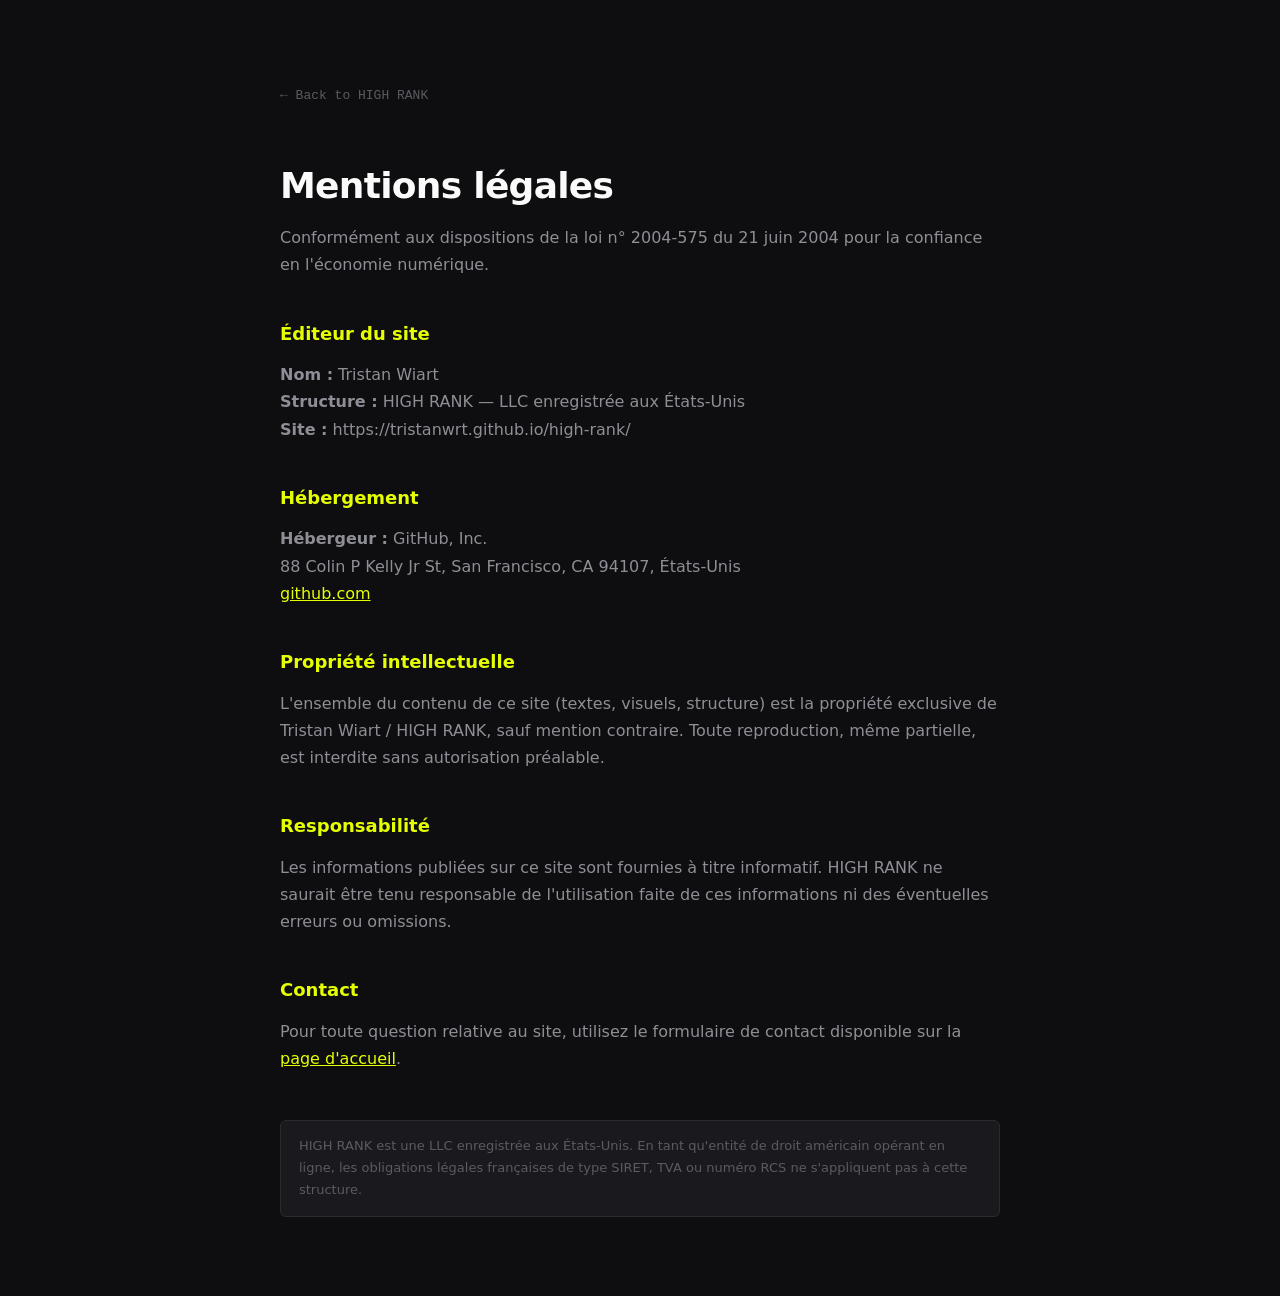
<file: mentions-legales.html>
<!doctype html>
<html lang="fr">
<head>
<meta charset="utf-8" />
<meta name="viewport" content="width=device-width, initial-scale=1" />
<title>Mentions légales — HIGH RANK</title>
<link rel="icon" href="data:image/svg+xml,<svg xmlns='http://www.w3.org/2000/svg' viewBox='0 0 32 32'><rect width='32' height='32' rx='4' fill='%23E5FF00'/><text x='50%25' y='54%25' dominant-baseline='middle' text-anchor='middle' font-family='system-ui,sans-serif' font-weight='800' font-size='13' fill='%230E0E10'>HR</text></svg>" />
<style>
  *, *::before, *::after { box-sizing: border-box; margin: 0; padding: 0; }
  body { font-family: 'Inter', ui-sans-serif, system-ui, sans-serif; background: #0E0E10; color: #FAFAFA; font-size: 16px; line-height: 1.7; -webkit-font-smoothing: antialiased; padding: 80px 28px; }
  .wrap { max-width: 720px; margin: 0 auto; }
  h1 { font-size: 36px; font-weight: 800; letter-spacing: -.02em; margin-bottom: 8px; }
  h2 { font-size: 18px; font-weight: 700; margin: 40px 0 12px; color: #E5FF00; }
  p { color: #8E8E96; margin-bottom: 12px; }
  a { color: #E5FF00; }
  .back { display: inline-block; margin-bottom: 48px; font-size: 13px; color: #5A5A62; text-decoration: none; font-family: monospace; }
  .back:hover { color: #FAFAFA; }
  .note { background: #1A1A1E; border: 1px solid #2A2A30; border-radius: 6px; padding: 14px 18px; font-size: 13px; color: #5A5A62; margin-top: 48px; }
</style>
</head>
<body>
<div class="wrap">
  <a href="index.html" class="back">← Back to HIGH RANK</a>
  <h1>Mentions légales</h1>
  <p>Conformément aux dispositions de la loi n° 2004-575 du 21 juin 2004 pour la confiance en l'économie numérique.</p>

  <h2>Éditeur du site</h2>
  <p><strong>Nom :</strong> Tristan Wiart<br>
  <strong>Structure :</strong> HIGH RANK — LLC enregistrée aux États-Unis<br>
  <strong>Site :</strong> https://tristanwrt.github.io/high-rank/</p>

  <h2>Hébergement</h2>
  <p><strong>Hébergeur :</strong> GitHub, Inc.<br>
  88 Colin P Kelly Jr St, San Francisco, CA 94107, États-Unis<br>
  <a href="https://github.com" target="_blank" rel="noopener">github.com</a></p>

  <h2>Propriété intellectuelle</h2>
  <p>L'ensemble du contenu de ce site (textes, visuels, structure) est la propriété exclusive de Tristan Wiart / HIGH RANK, sauf mention contraire. Toute reproduction, même partielle, est interdite sans autorisation préalable.</p>

  <h2>Responsabilité</h2>
  <p>Les informations publiées sur ce site sont fournies à titre informatif. HIGH RANK ne saurait être tenu responsable de l'utilisation faite de ces informations ni des éventuelles erreurs ou omissions.</p>

  <h2>Contact</h2>
  <p>Pour toute question relative au site, utilisez le formulaire de contact disponible sur la <a href="index.html#brief">page d'accueil</a>.</p>

  <div class="note">HIGH RANK est une LLC enregistrée aux États-Unis. En tant qu'entité de droit américain opérant en ligne, les obligations légales françaises de type SIRET, TVA ou numéro RCS ne s'appliquent pas à cette structure.</div>
</div>
</body>
</html>
</file>
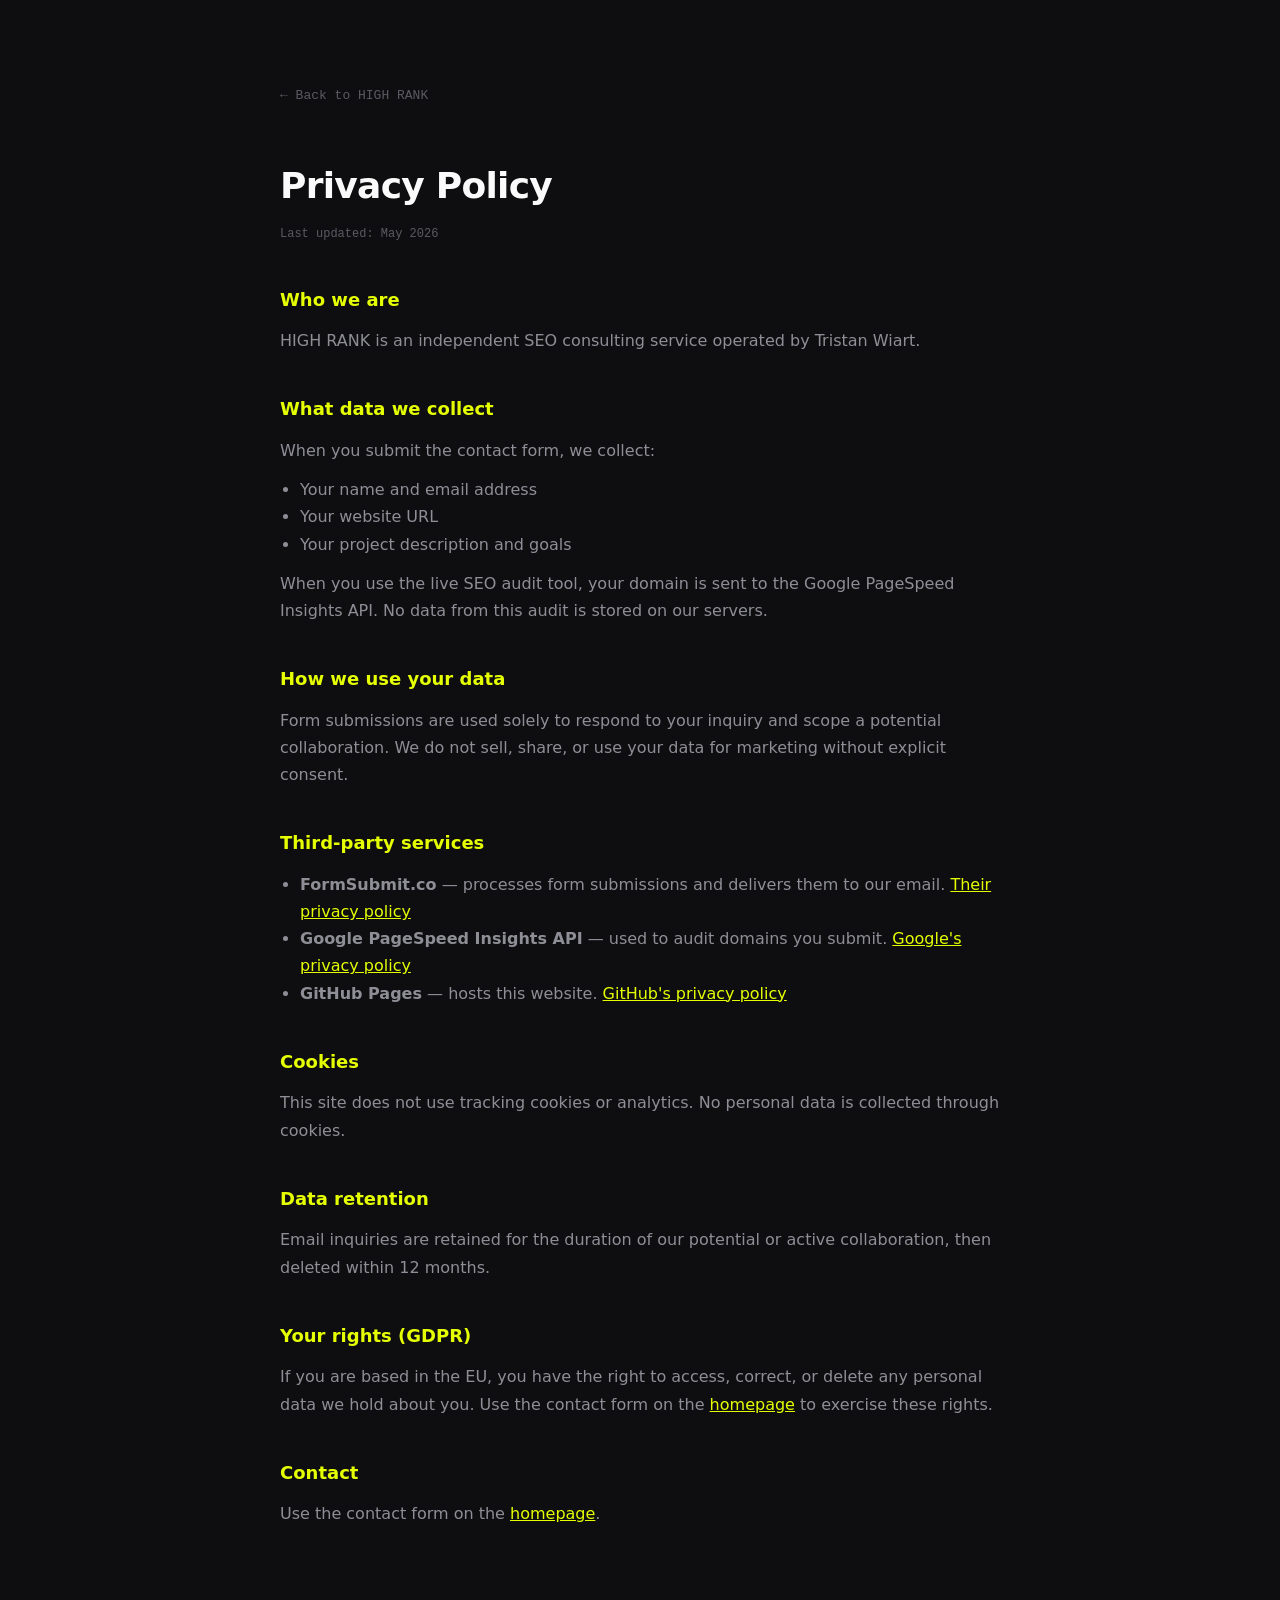
<file: privacy.html>
<!doctype html>
<html lang="en">
<head>
<meta charset="utf-8" />
<meta name="viewport" content="width=device-width, initial-scale=1" />
<title>Privacy Policy — HIGH RANK</title>
<link rel="icon" href="data:image/svg+xml,<svg xmlns='http://www.w3.org/2000/svg' viewBox='0 0 32 32'><rect width='32' height='32' rx='4' fill='%23E5FF00'/><text x='50%25' y='54%25' dominant-baseline='middle' text-anchor='middle' font-family='system-ui,sans-serif' font-weight='800' font-size='13' fill='%230E0E10'>HR</text></svg>" />
<style>
  *, *::before, *::after { box-sizing: border-box; margin: 0; padding: 0; }
  body { font-family: 'Inter', ui-sans-serif, system-ui, sans-serif; background: #0E0E10; color: #FAFAFA; font-size: 16px; line-height: 1.7; -webkit-font-smoothing: antialiased; padding: 80px 28px; }
  .wrap { max-width: 720px; margin: 0 auto; }
  h1 { font-size: 36px; font-weight: 800; letter-spacing: -.02em; margin-bottom: 8px; }
  h2 { font-size: 18px; font-weight: 700; margin: 40px 0 12px; color: #E5FF00; }
  p { color: #8E8E96; margin-bottom: 12px; }
  ul { color: #8E8E96; padding-left: 20px; margin-bottom: 12px; }
  a { color: #E5FF00; }
  .back { display: inline-block; margin-bottom: 48px; font-size: 13px; color: #5A5A62; text-decoration: none; font-family: monospace; }
  .back:hover { color: #FAFAFA; }
  .date { font-family: monospace; font-size: 12px; color: #5A5A62; margin-bottom: 40px; display: block; }
</style>
</head>
<body>
<div class="wrap">
  <a href="index.html" class="back">← Back to HIGH RANK</a>
  <h1>Privacy Policy</h1>
  <span class="date">Last updated: May 2026</span>

  <h2>Who we are</h2>
  <p>HIGH RANK is an independent SEO consulting service operated by Tristan Wiart.</p>

  <h2>What data we collect</h2>
  <p>When you submit the contact form, we collect:</p>
  <ul>
    <li>Your name and email address</li>
    <li>Your website URL</li>
    <li>Your project description and goals</li>
  </ul>
  <p>When you use the live SEO audit tool, your domain is sent to the Google PageSpeed Insights API. No data from this audit is stored on our servers.</p>

  <h2>How we use your data</h2>
  <p>Form submissions are used solely to respond to your inquiry and scope a potential collaboration. We do not sell, share, or use your data for marketing without explicit consent.</p>

  <h2>Third-party services</h2>
  <ul>
    <li><strong>FormSubmit.co</strong> — processes form submissions and delivers them to our email. <a href="https://formsubmit.co/privacy" target="_blank" rel="noopener">Their privacy policy</a></li>
    <li><strong>Google PageSpeed Insights API</strong> — used to audit domains you submit. <a href="https://policies.google.com/privacy" target="_blank" rel="noopener">Google's privacy policy</a></li>
    <li><strong>GitHub Pages</strong> — hosts this website. <a href="https://docs.github.com/en/site-policy/privacy-policies/github-privacy-statement" target="_blank" rel="noopener">GitHub's privacy policy</a></li>
  </ul>

  <h2>Cookies</h2>
  <p>This site does not use tracking cookies or analytics. No personal data is collected through cookies.</p>

  <h2>Data retention</h2>
  <p>Email inquiries are retained for the duration of our potential or active collaboration, then deleted within 12 months.</p>

  <h2>Your rights (GDPR)</h2>
  <p>If you are based in the EU, you have the right to access, correct, or delete any personal data we hold about you. Use the contact form on the <a href="index.html#brief">homepage</a> to exercise these rights.</p>

  <h2>Contact</h2>
  <p>Use the contact form on the <a href="index.html#brief">homepage</a>.</p>
</div>
</body>
</html>
</file>
